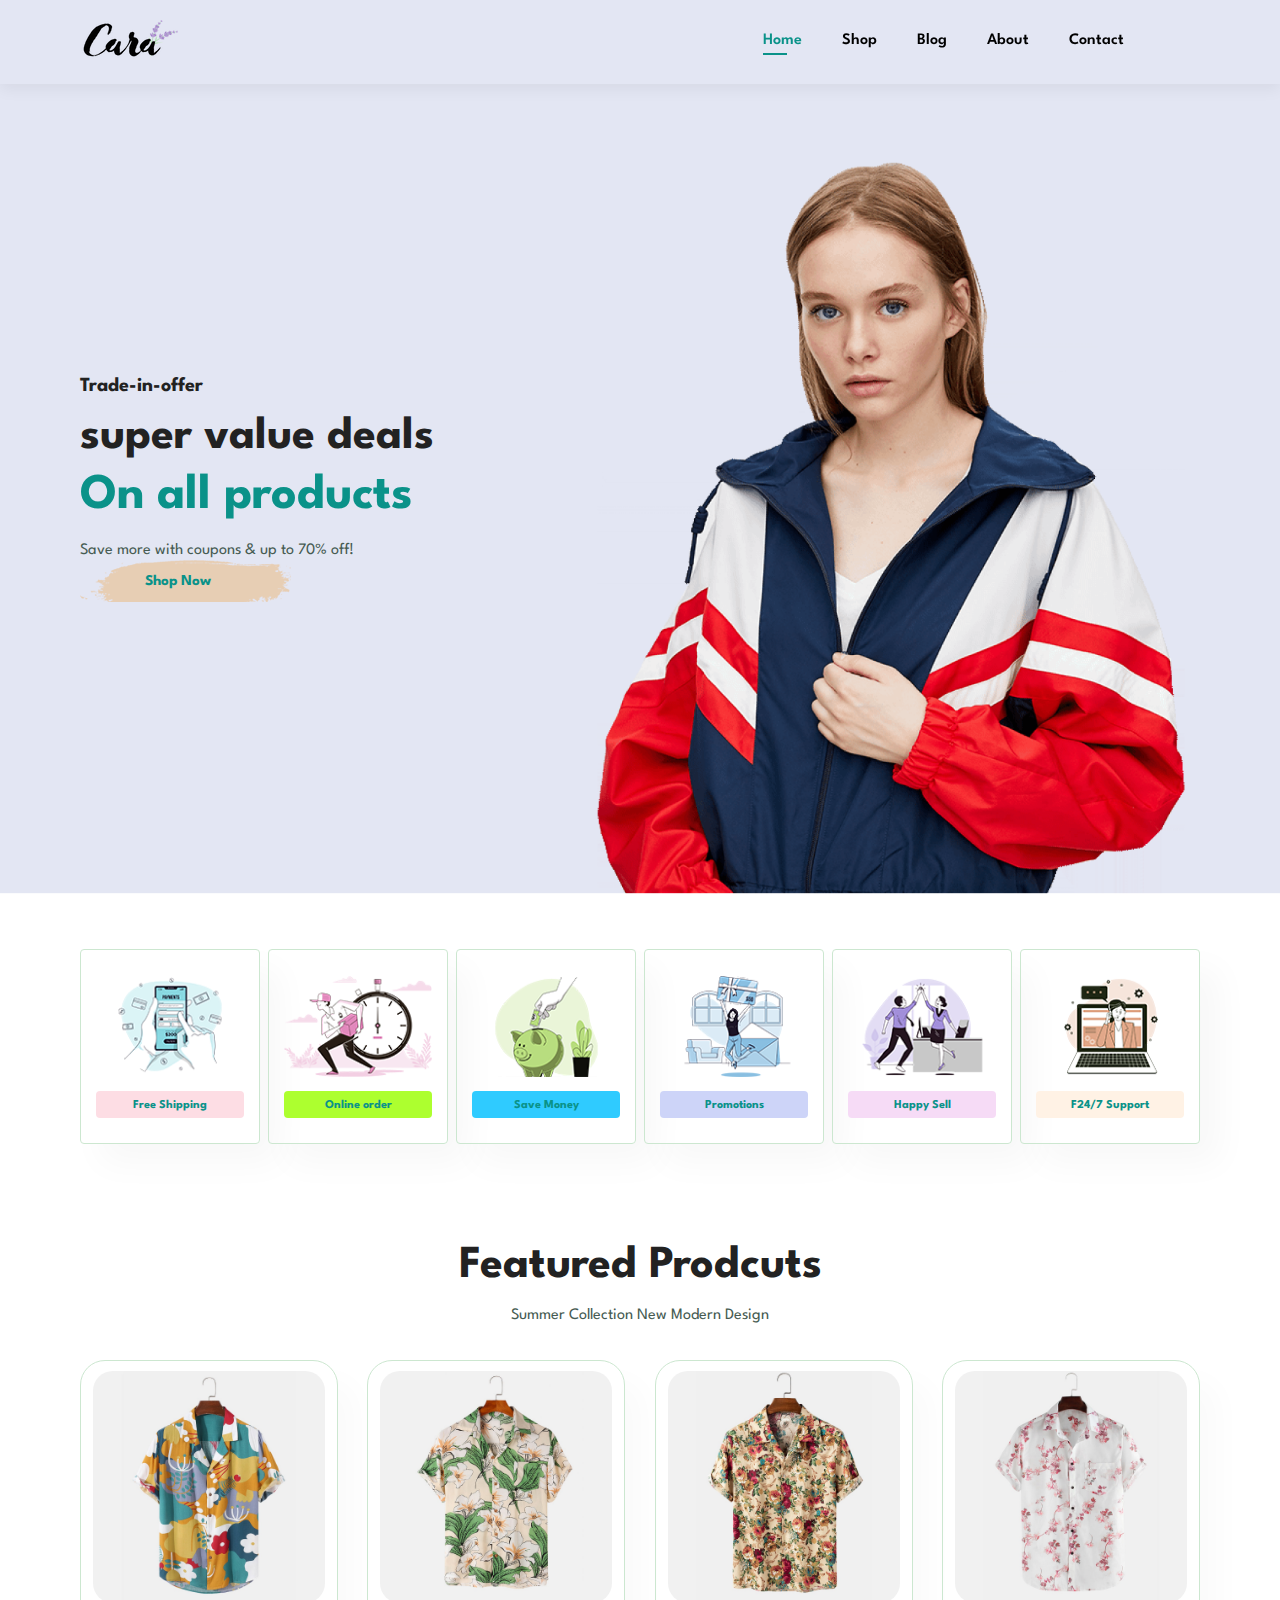
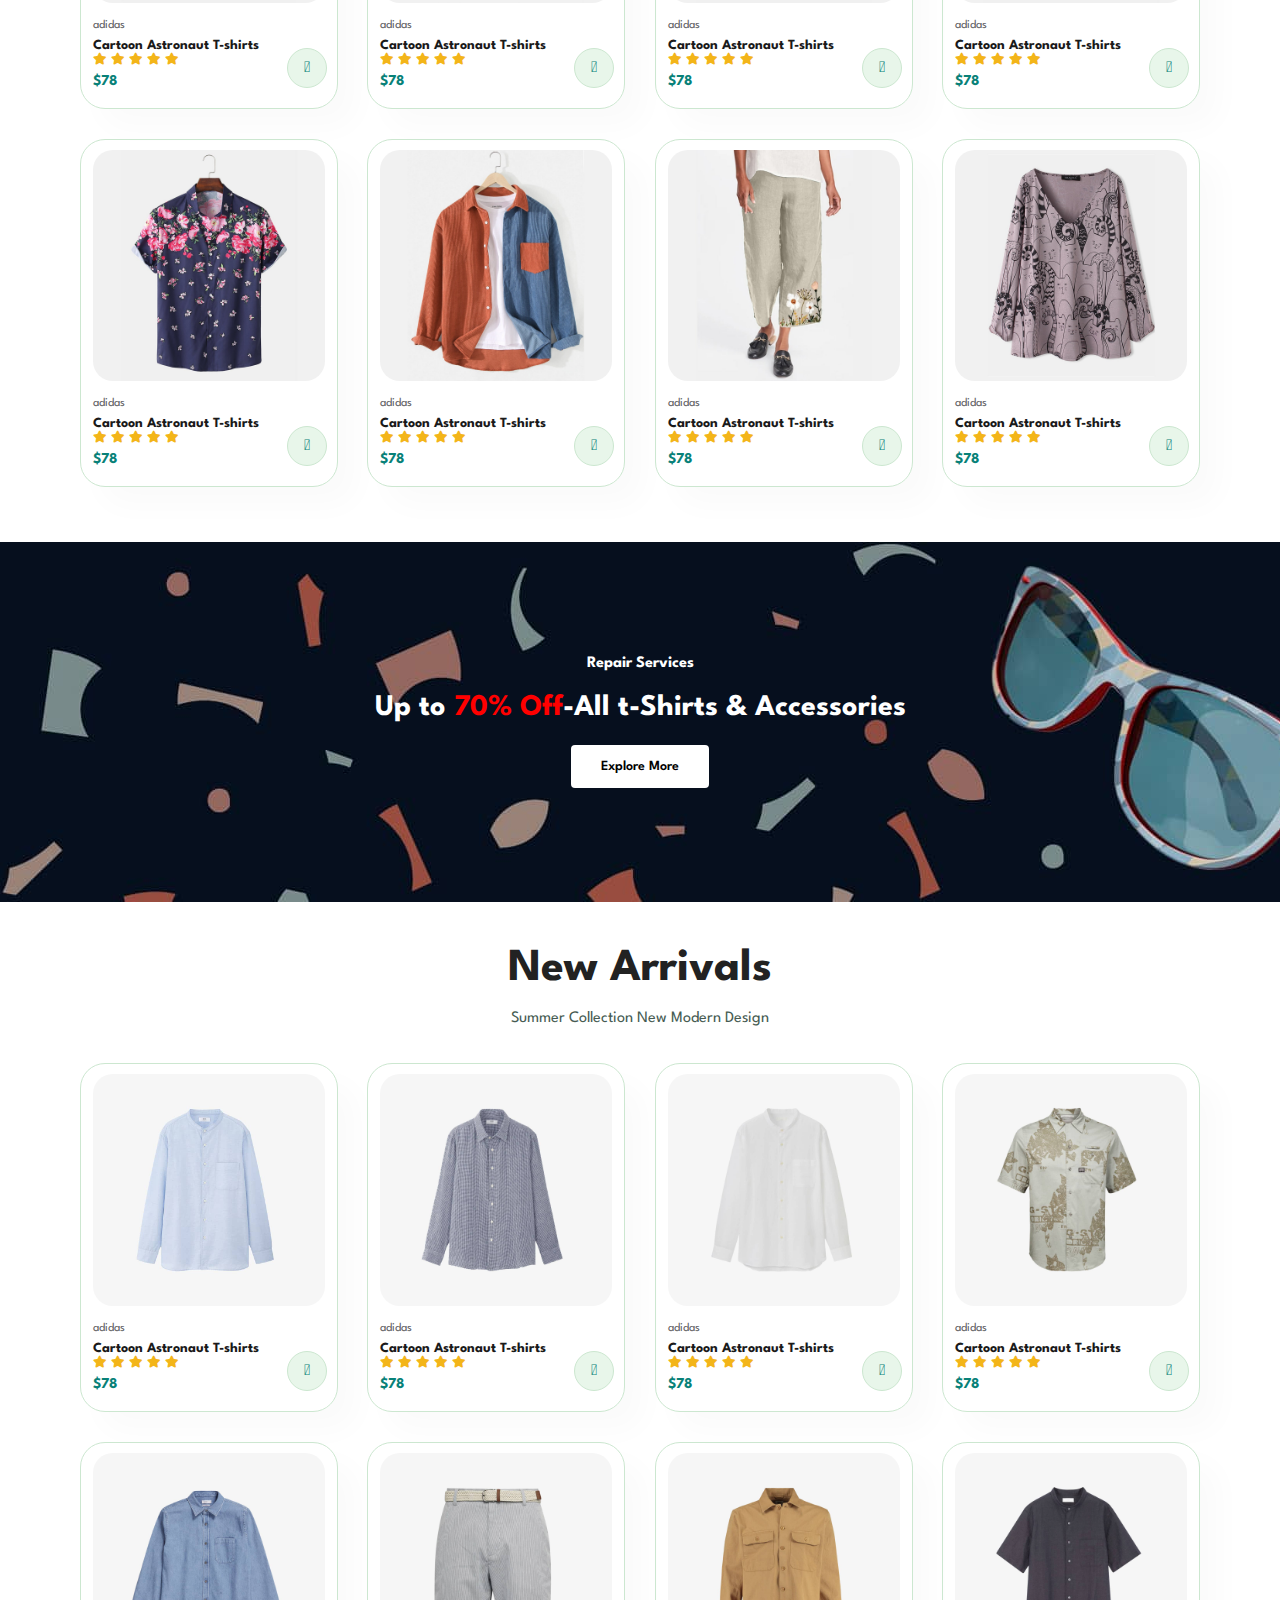
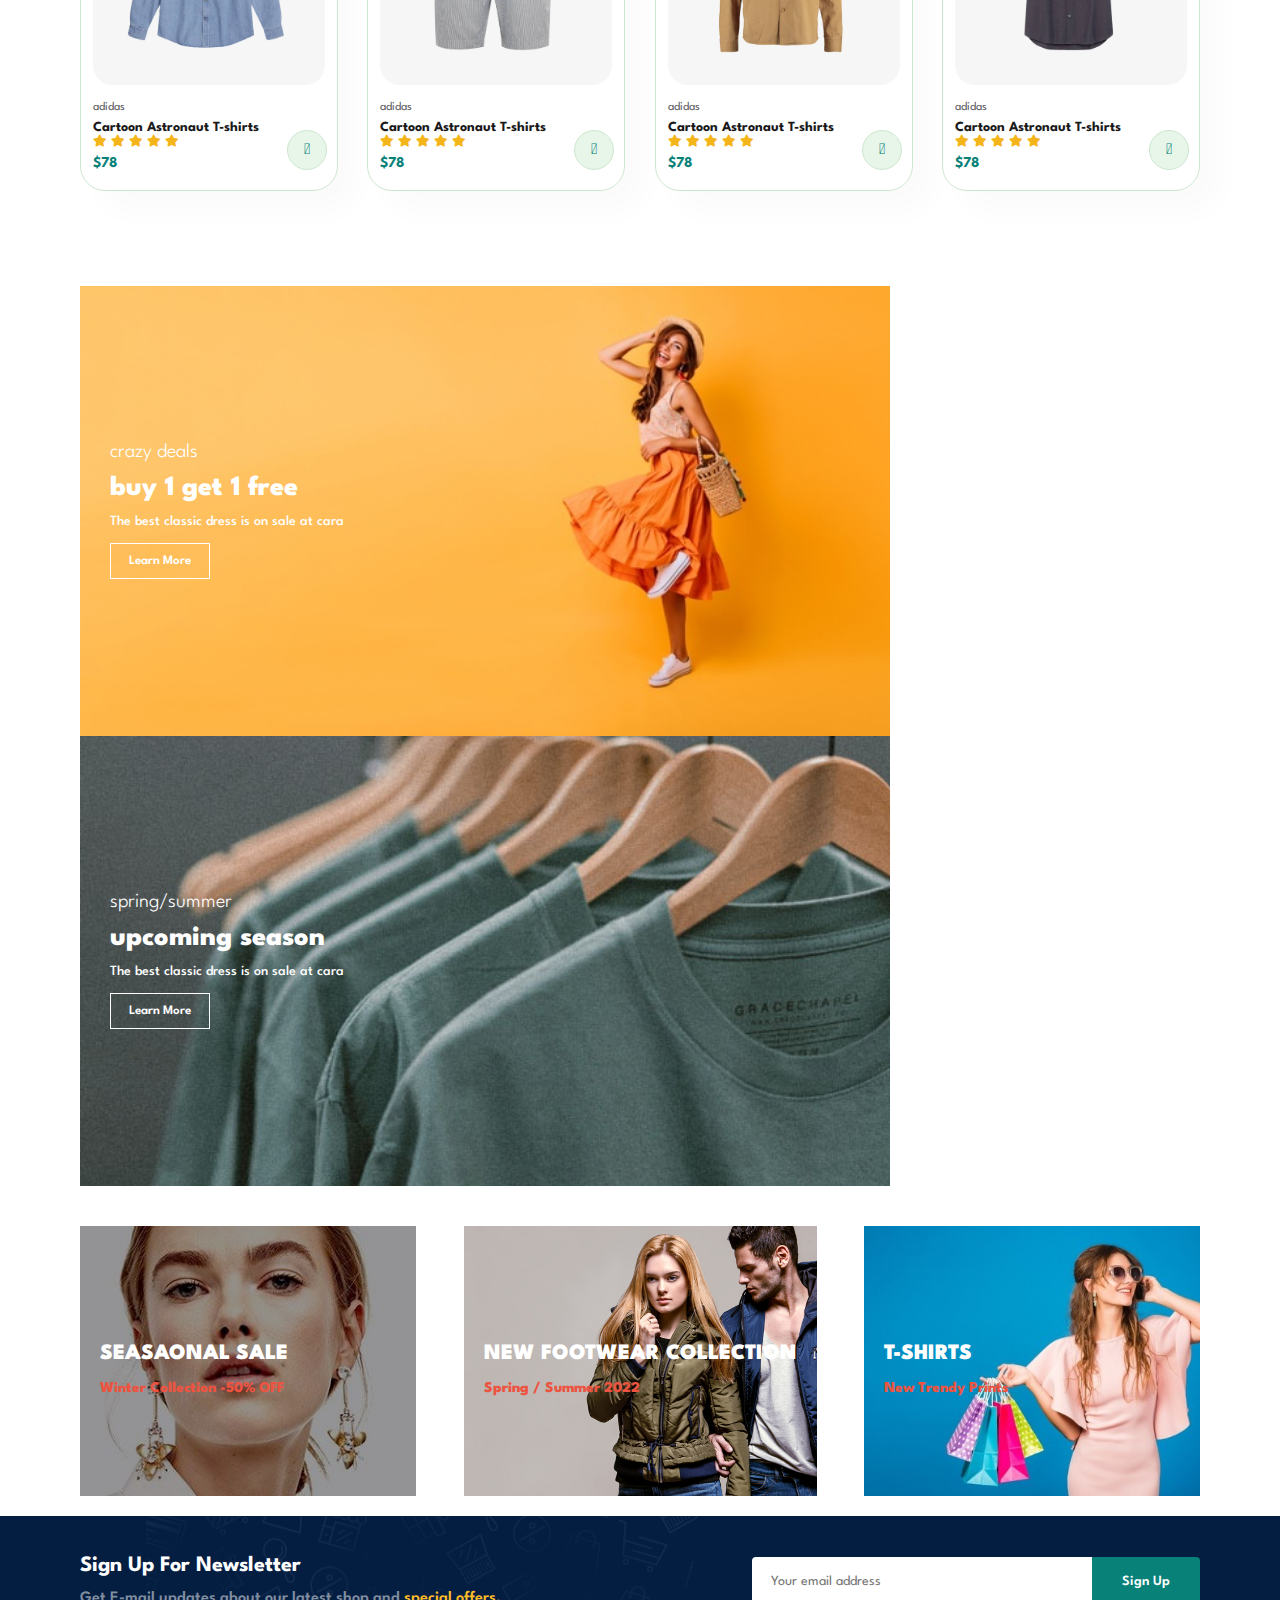
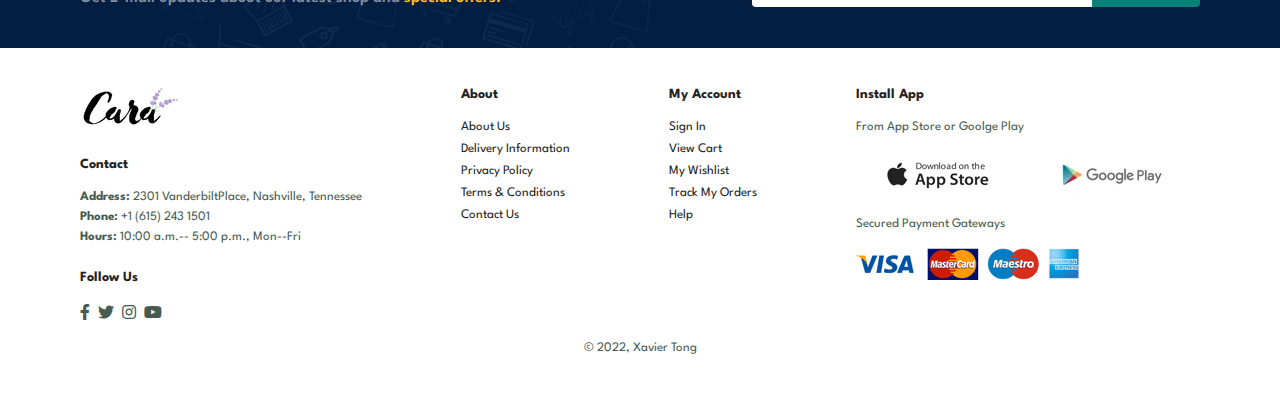
<file: index.html>
<!DOCTYPE html>
<html lang="en">
  <head>
    <meta charset="UTF-8" />
    <meta http-equiv="X-UA-Compatible" content="IE=edge" />
    <meta name="viewport" content="width=device-width, initial-scale=1.0" />
    <title>Ecommerce</title>
    <link
      rel="stylesheet"
      href="https://pro.fontawesome.com/releases/v5.10.0/css/all.css"
    />
    <link rel="stylesheet" href="style.css" />
  </head>

  <body>
    <section id="header">
      <a href="#"><img src="img/logo.png" class="logo" alt="" /></a>
      <div>
        <ul id="navbar">
          <li><a class="active" href="index.html">Home</a></li>
          <li><a href="shop.html">Shop</a></li>
          <li><a href="blog.html">Blog</a></li>
          <li><a href="about.html">About</a></li>
          <li><a href="contact.html">Contact</a></li>
          <li id="lg-bag"><a href="cart.html"><i class="far fa-shopping-bag"></i></a></li>
          <a href="#" id="close"><i class="far fa-times"></i></a>
        </ul>
      </div>
      <div id="mobile">
        <a href="cart.html"><i class="far fa-shopping-bag"></i></a>
        <i id="bar" class="fas fa-outdent"></i>
      </div>
    </section>

    <section id="hero">
      <h4>Trade-in-offer</h4>
      <h2>super value deals</h2>
      <h1>On all products</h1>
      <p>Save more with coupons & up to 70% off!</p>
      <button>Shop Now</button>
    </section>

    <section id="feature" class="section-p1">
      <div class="fe-box">
        <img src="img/features/f1.png" alt="" />
        <h6>Free Shipping</h6>
      </div>
      <div class="fe-box">
        <img src="img/features/f2.png" alt="" />
        <h6>Online order</h6>
      </div>
      <div class="fe-box">
        <img src="img/features/f3.png" alt="" />
        <h6>Save Money</h6>
      </div>
      <div class="fe-box">
        <img src="img/features/f4.png" alt="" />
        <h6>Promotions</h6>
      </div>
      <div class="fe-box">
        <img src="img/features/f5.png" alt="" />
        <h6>Happy Sell</h6>
      </div>
      <div class="fe-box">
        <img src="img/features/f6.png" alt="" />
        <h6>F24/7 Support</h6>
      </div>
    </section>

    <section id="product1" class="section-p1">
      <h2>Featured Prodcuts</h2>
      <p>Summer Collection New Modern Design</p>
      <div class="pro-container">
        <div class="pro">
          <img src="img/products/f1.jpg" alt="" />
          <div class="des">
            <span>adidas</span>
            <h5>Cartoon Astronaut T-shirts</h5>
            <div class="star">
              <i class="fas fa-star"></i>
              <i class="fas fa-star"></i>
              <i class="fas fa-star"></i>
              <i class="fas fa-star"></i>
              <i class="fas fa-star"></i>
            </div>
            <h4>$78</h4>
          </div>
          <a href="#"><i class="fal fa-shopping-cart cart"></i></a>
        </div>
        <div class="pro">
          <img src="img/products/f2.jpg" alt="" />
          <div class="des">
            <span>adidas</span>
            <h5>Cartoon Astronaut T-shirts</h5>
            <div class="star">
              <i class="fas fa-star"></i>
              <i class="fas fa-star"></i>
              <i class="fas fa-star"></i>
              <i class="fas fa-star"></i>
              <i class="fas fa-star"></i>
            </div>
            <h4>$78</h4>
          </div>
          <a href="#"><i class="fal fa-shopping-cart cart"></i></a>
        </div>
        <div class="pro">
          <img src="img/products/f3.jpg" alt="" />
          <div class="des">
            <span>adidas</span>
            <h5>Cartoon Astronaut T-shirts</h5>
            <div class="star">
              <i class="fas fa-star"></i>
              <i class="fas fa-star"></i>
              <i class="fas fa-star"></i>
              <i class="fas fa-star"></i>
              <i class="fas fa-star"></i>
            </div>
            <h4>$78</h4>
          </div>
          <a href="#"><i class="fal fa-shopping-cart cart"></i></a>
        </div>
        <div class="pro">
          <img src="img/products/f4.jpg" alt="" />
          <div class="des">
            <span>adidas</span>
            <h5>Cartoon Astronaut T-shirts</h5>
            <div class="star">
              <i class="fas fa-star"></i>
              <i class="fas fa-star"></i>
              <i class="fas fa-star"></i>
              <i class="fas fa-star"></i>
              <i class="fas fa-star"></i>
            </div>
            <h4>$78</h4>
          </div>
          <a href="#"><i class="fal fa-shopping-cart cart"></i></a>
        </div>
        <div class="pro">
          <img src="img/products/f5.jpg" alt="" />
          <div class="des">
            <span>adidas</span>
            <h5>Cartoon Astronaut T-shirts</h5>
            <div class="star">
              <i class="fas fa-star"></i>
              <i class="fas fa-star"></i>
              <i class="fas fa-star"></i>
              <i class="fas fa-star"></i>
              <i class="fas fa-star"></i>
            </div>
            <h4>$78</h4>
          </div>
          <a href="#"><i class="fal fa-shopping-cart cart"></i></a>
        </div>
        <div class="pro">
          <img src="img/products/f6.jpg" alt="" />
          <div class="des">
            <span>adidas</span>
            <h5>Cartoon Astronaut T-shirts</h5>
            <div class="star">
              <i class="fas fa-star"></i>
              <i class="fas fa-star"></i>
              <i class="fas fa-star"></i>
              <i class="fas fa-star"></i>
              <i class="fas fa-star"></i>
            </div>
            <h4>$78</h4>
          </div>
          <a href="#"><i class="fal fa-shopping-cart cart"></i></a>
        </div>
        <div class="pro">
          <img src="img/products/f7.jpg" alt="" />
          <div class="des">
            <span>adidas</span>
            <h5>Cartoon Astronaut T-shirts</h5>
            <div class="star">
              <i class="fas fa-star"></i>
              <i class="fas fa-star"></i>
              <i class="fas fa-star"></i>
              <i class="fas fa-star"></i>
              <i class="fas fa-star"></i>
            </div>
            <h4>$78</h4>
          </div>
          <a href="#"><i class="fal fa-shopping-cart cart"></i></a>
        </div>
        <div class="pro">
          <img src="img/products/f8.jpg" alt="" />
          <div class="des">
            <span>adidas</span>
            <h5>Cartoon Astronaut T-shirts</h5>
            <div class="star">
              <i class="fas fa-star"></i>
              <i class="fas fa-star"></i>
              <i class="fas fa-star"></i>
              <i class="fas fa-star"></i>
              <i class="fas fa-star"></i>
            </div>
            <h4>$78</h4>
          </div>
          <a href="#"><i class="fal fa-shopping-cart cart"></i></a>
        </div>
      </div>
    </section>

    <section id="banner" class="sectoin-m1">
      <h4>Repair Services</h4>
      <h2>Up to <span>70% Off</span>-All t-Shirts & Accessories</h2>
      <button class="normal">Explore More</button>
    </section>

    <section id="product1" class="section-p1">
      <h2>New Arrivals</h2>
      <p>Summer Collection New Modern Design</p>
      <div class="pro-container">
        <div class="pro">
          <img src="img/products/n1.jpg" alt="" />
          <div class="des">
            <span>adidas</span>
            <h5>Cartoon Astronaut T-shirts</h5>
            <div class="star">
              <i class="fas fa-star"></i>
              <i class="fas fa-star"></i>
              <i class="fas fa-star"></i>
              <i class="fas fa-star"></i>
              <i class="fas fa-star"></i>
            </div>
            <h4>$78</h4>
          </div>
          <a href="#"><i class="fal fa-shopping-cart cart"></i></a>
        </div>
        <div class="pro">
          <img src="img/products/n2.jpg" alt="" />
          <div class="des">
            <span>adidas</span>
            <h5>Cartoon Astronaut T-shirts</h5>
            <div class="star">
              <i class="fas fa-star"></i>
              <i class="fas fa-star"></i>
              <i class="fas fa-star"></i>
              <i class="fas fa-star"></i>
              <i class="fas fa-star"></i>
            </div>
            <h4>$78</h4>
          </div>
          <a href="#"><i class="fal fa-shopping-cart cart"></i></a>
        </div>
        <div class="pro">
          <img src="img/products/n3.jpg" alt="" />
          <div class="des">
            <span>adidas</span>
            <h5>Cartoon Astronaut T-shirts</h5>
            <div class="star">
              <i class="fas fa-star"></i>
              <i class="fas fa-star"></i>
              <i class="fas fa-star"></i>
              <i class="fas fa-star"></i>
              <i class="fas fa-star"></i>
            </div>
            <h4>$78</h4>
          </div>
          <a href="#"><i class="fal fa-shopping-cart cart"></i></a>
        </div>
        <div class="pro">
          <img src="img/products/n4.jpg" alt="" />
          <div class="des">
            <span>adidas</span>
            <h5>Cartoon Astronaut T-shirts</h5>
            <div class="star">
              <i class="fas fa-star"></i>
              <i class="fas fa-star"></i>
              <i class="fas fa-star"></i>
              <i class="fas fa-star"></i>
              <i class="fas fa-star"></i>
            </div>
            <h4>$78</h4>
          </div>
          <a href="#"><i class="fal fa-shopping-cart cart"></i></a>
        </div>
        <div class="pro">
          <img src="img/products/n5.jpg" alt="" />
          <div class="des">
            <span>adidas</span>
            <h5>Cartoon Astronaut T-shirts</h5>
            <div class="star">
              <i class="fas fa-star"></i>
              <i class="fas fa-star"></i>
              <i class="fas fa-star"></i>
              <i class="fas fa-star"></i>
              <i class="fas fa-star"></i>
            </div>
            <h4>$78</h4>
          </div>
          <a href="#"><i class="fal fa-shopping-cart cart"></i></a>
        </div>
        <div class="pro">
          <img src="img/products/n6.jpg" alt="" />
          <div class="des">
            <span>adidas</span>
            <h5>Cartoon Astronaut T-shirts</h5>
            <div class="star">
              <i class="fas fa-star"></i>
              <i class="fas fa-star"></i>
              <i class="fas fa-star"></i>
              <i class="fas fa-star"></i>
              <i class="fas fa-star"></i>
            </div>
            <h4>$78</h4>
          </div>
          <a href="#"><i class="fal fa-shopping-cart cart"></i></a>
        </div>
        <div class="pro">
          <img src="img/products/n7.jpg" alt="" />
          <div class="des">
            <span>adidas</span>
            <h5>Cartoon Astronaut T-shirts</h5>
            <div class="star">
              <i class="fas fa-star"></i>
              <i class="fas fa-star"></i>
              <i class="fas fa-star"></i>
              <i class="fas fa-star"></i>
              <i class="fas fa-star"></i>
            </div>
            <h4>$78</h4>
          </div>
          <a href="#"><i class="fal fa-shopping-cart cart"></i></a>
        </div>
        <div class="pro">
          <img src="img/products/n8.jpg" alt="" />
          <div class="des">
            <span>adidas</span>
            <h5>Cartoon Astronaut T-shirts</h5>
            <div class="star">
              <i class="fas fa-star"></i>
              <i class="fas fa-star"></i>
              <i class="fas fa-star"></i>
              <i class="fas fa-star"></i>
              <i class="fas fa-star"></i>
            </div>
            <h4>$78</h4>
          </div>
          <a href="#"><i class="fal fa-shopping-cart cart"></i></a>
        </div>
      </div>
    </section>

    <section id="sm-banner" class="section-p1">
      <div class="banner-box">
        <h4>crazy deals</h4>
        <h2>buy 1 get 1 free</h2>
        <span>The best classic dress is on sale at cara</span>
        <button class="white">Learn More</button>
      </div>
      <div class="banner-box banner-box2">
        <h4>spring/summer</h4>
        <h2>upcoming season</h2>
        <span>The best classic dress is on sale at cara</span>
        <button class="white">Learn More</button>
      </div>
    </section>

    <section id="banner3">
      <div class="banner-box">
        <h2>SEASAONAL SALE</h2>
        <h3>Winter Collection -50% OFF</h3>
      </div>
      <div class="banner-box banner-box2">
        <h2>NEW FOOTWEAR COLLECTION</h2>
        <h3>Spring / Summer 2022</h3>
      </div>
      <div class="banner-box banner-box3">
        <h2>T-SHIRTS</h2>
        <h3>New Trendy Prints</h3>
      </div>
    </section>
    <section id="newsletter" class="section-p1 sectoin-m1" >
      <div class="newstext">
        <h4>Sign Up For Newsletter</h4>
        <p>Get E-mail updates about our latest shop and <span>special offers.</span></p>
      </div>
      <div class="form">
        <input type="text" placeholder="Your email address">
        <button class="normal">Sign Up</button>
      </div>
    </section>

    <footer class="section-p1">
      <div class="col">
        <img class="logo" src="img/logo.png" alt="">
        <h4>Contact</h4>
        <p><strong>Address: </strong>2301 VanderbiltPlace, Nashville, Tennessee</p>
        <p><strong>Phone: </strong>+1 (615) 243 1501</p>
        <p><strong>Hours: </strong>10:00 a.m.-- 5:00 p.m., Mon--Fri</p>
        <div class="follow">
          <h4>Follow Us</h4>
          <div class="icon">
            <i class="fab fa-facebook-f"></i>
            <i class="fab fa-twitter"></i>
            <i class="fab fa-instagram"></i>
            <i class="fab fa-youtube"></i>
          </div>
        </div>
      </div>

      <div class="col">
        <h4>About</h4>
        <a href="#">About Us</a>
        <a href="#">Delivery Information</a>
        <a href="#">Privacy Policy</a>
        <a href="#">Terms & Conditions</a>
        <a href="#">Contact Us</a>
      </div>

      <div class="col">
        <h4>My Account</h4>
        <a href="#">Sign In</a>
        <a href="#">View Cart</a>
        <a href="#">My Wishlist</a>
        <a href="#">Track My Orders</a>
        <a href="#">Help</a>
      </div>

      <div class="col install">
        <h4>Install App</h4>
        <p>From App Store or Goolge Play</p>
        <div class="raw">
          <img src="img/pay/app.jpg" alt="">
          <img src="img/pay/play.jpg" alt="">
        </div>
        <p>Secured Payment Gateways</p>
        <img src="img/pay/pay.png" alt="">
      </div>

      <div class="copyright">
        <p>© 2022, Xavier Tong</p>
      </div>
    </footer>

    <script src="script.js"></script>
  </body>
</html>
</file>
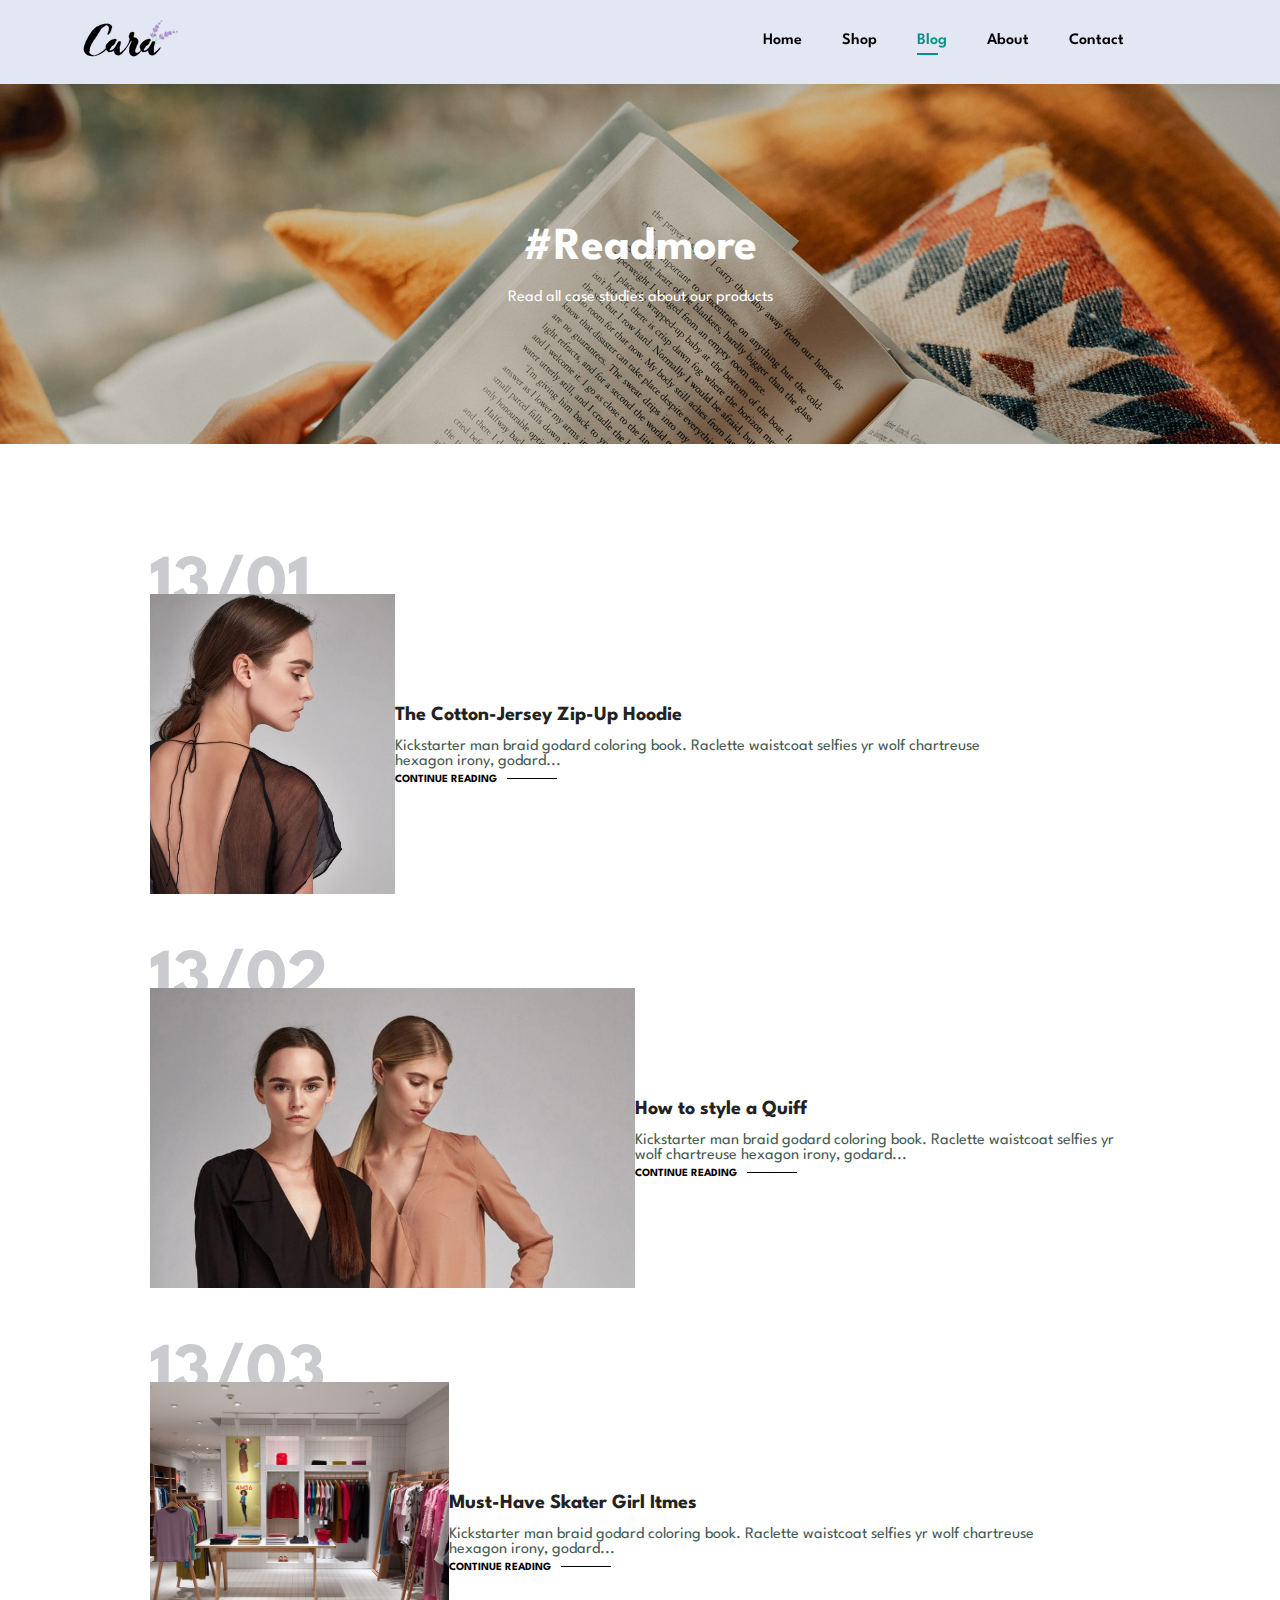
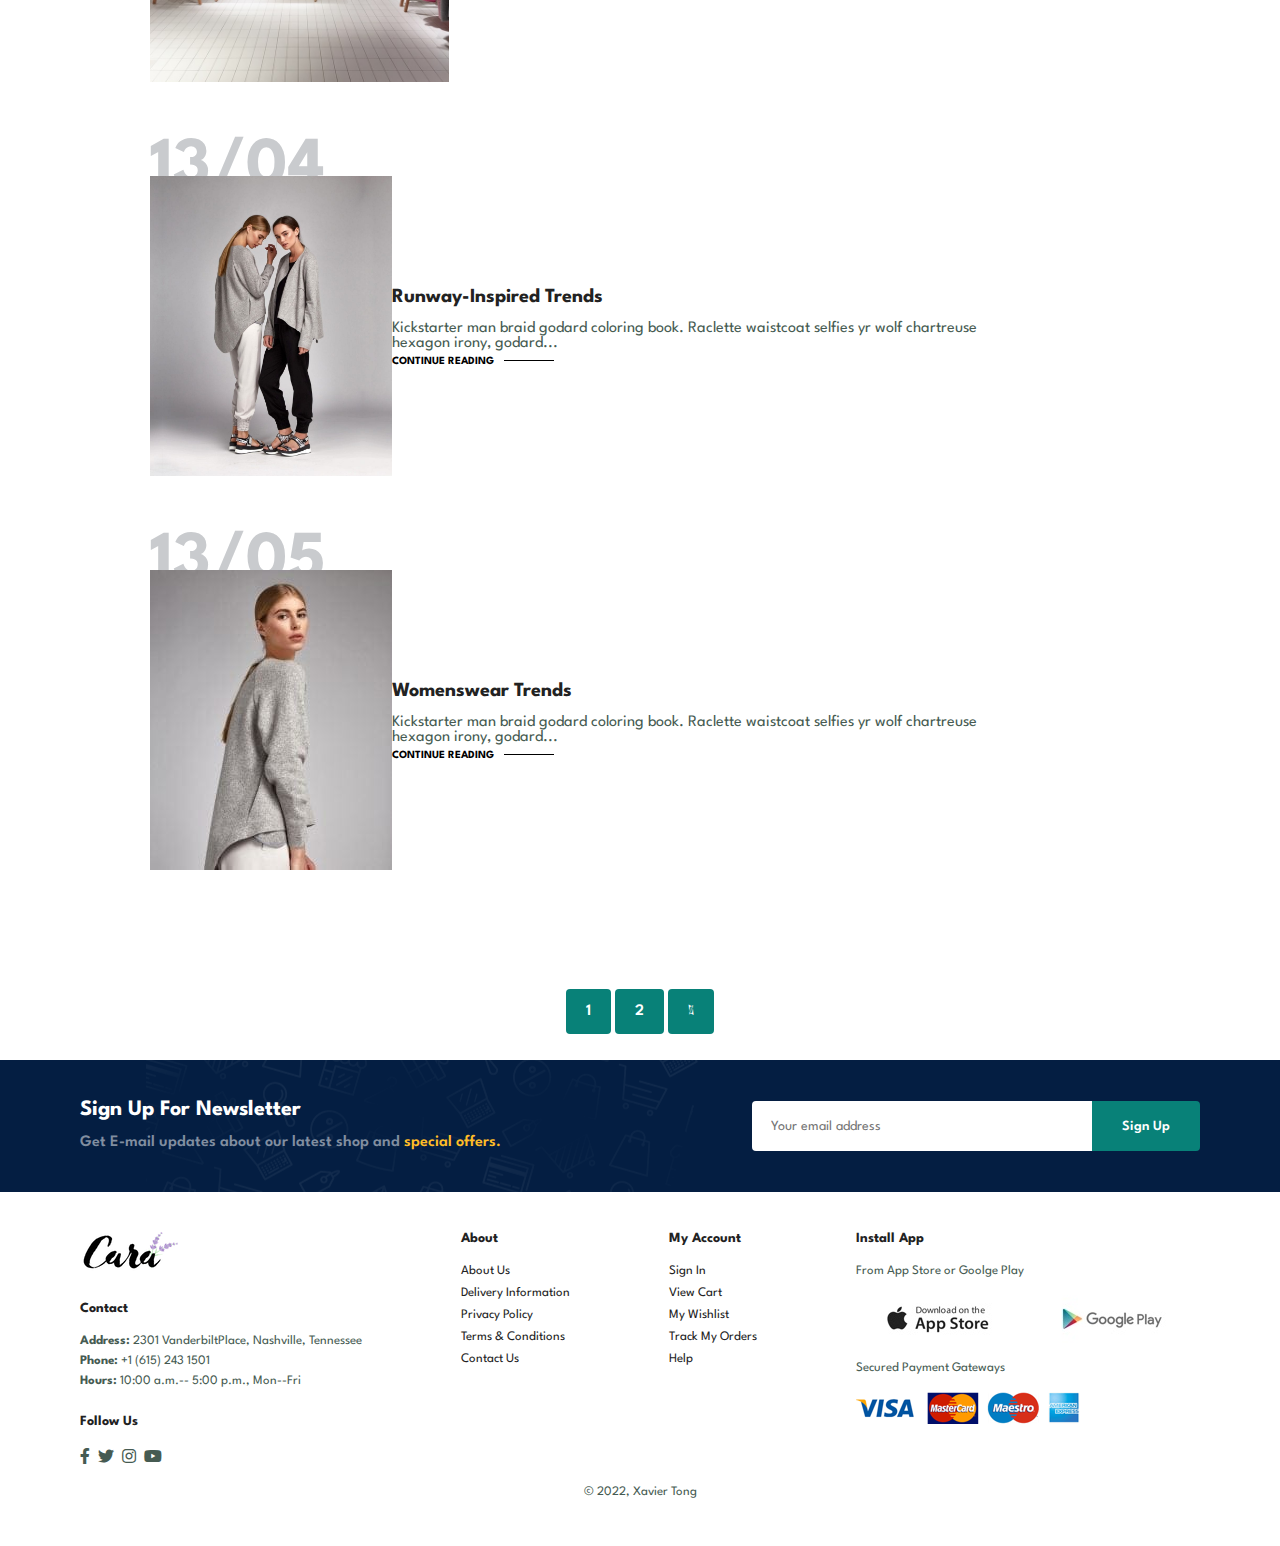
<file: blog.html>
<!DOCTYPE html>
<html lang="en">
  <head>
    <meta charset="UTF-8" />
    <meta http-equiv="X-UA-Compatible" content="IE=edge" />
    <meta name="viewport" content="width=device-width, initial-scale=1.0" />
    <title>Ecommerce</title>
    <link
      rel="stylesheet"
      href="https://pro.fontawesome.com/releases/v5.10.0/css/all.css"
    />
    <link rel="stylesheet" href="style.css" />
  </head>

  <body>
    <section id="header">
      <a href="#"><img src="img/logo.png" class="logo" alt="" /></a>
      <div>
        <ul id="navbar">
          <li><a href="index.html">Home</a></li>
          <li><a href="shop.html">Shop</a></li>
          <li><a class="active" href="blog.html">Blog</a></li>
          <li><a href="about.html">About</a></li>
          <li><a href="contact.html">Contact</a></li>
          <li id="lg-bag">
            <a href="cart.html"><i class="far fa-shopping-bag"></i></a>
          </li>
          <a href="#" id="close"><i class="far fa-times"></i></a>
        </ul>
      </div>
      <div id="mobile">
        <a href="cart.html"><i class="far fa-shopping-bag"></i></a>
        <i id="bar" class="fas fa-outdent"></i>
      </div>
    </section>

    <section id="page-header" class="blog-header">
      <h2>#Readmore</h2>

      <p>Read all case studies about our products</p>
    </section>

    <section id="blog">
      <div class="blog-box">
        <div class="blog-img">
          <img src="img/blog/b1.jpg" alt="" />
        </div>
        <div class="blog-details">
          <h4>The Cotton-Jersey Zip-Up Hoodie</h4>
          <p>
            Kickstarter man braid godard coloring book. Raclette waistcoat
            selfies yr wolf chartreuse hexagon irony, godard...
          </p>
          <a href="#">CONTINUE READING</a>
        </div>
        <h1>13/01</h1>
      </div>
      <div class="blog-box">
        <div class="blog-img">
          <img src="img/blog/b2.jpg" alt="" />
        </div>
        <div class="blog-details">
          <h4>How to style a Quiff</h4>
          <p>
            Kickstarter man braid godard coloring book. Raclette waistcoat
            selfies yr wolf chartreuse hexagon irony, godard...
          </p>
          <a href="#">CONTINUE READING</a>
        </div>
        <h1>13/02</h1>
      </div>
      <div class="blog-box">
        <div class="blog-img">
          <img src="img/blog/b3.jpg" alt="" />
        </div>
        <div class="blog-details">
          <h4>Must-Have Skater Girl Itmes</h4>
          <p>
            Kickstarter man braid godard coloring book. Raclette waistcoat
            selfies yr wolf chartreuse hexagon irony, godard...
          </p>
          <a href="#">CONTINUE READING</a>
        </div>
        <h1>13/03</h1>
      </div>
      <div class="blog-box">
        <div class="blog-img">
          <img src="img/blog/b4.jpg" alt="" />
        </div>
        <div class="blog-details">
          <h4>Runway-Inspired Trends</h4>
          <p>
            Kickstarter man braid godard coloring book. Raclette waistcoat
            selfies yr wolf chartreuse hexagon irony, godard...
          </p>
          <a href="#">CONTINUE READING</a>
        </div>
        <h1>13/04</h1>
      </div>
      <div class="blog-box">
        <div class="blog-img">
          <img src="img/blog/b5.jpg" alt="" />
        </div>
        <div class="blog-details">
          <h4>Womenswear Trends</h4>
          <p>
            Kickstarter man braid godard coloring book. Raclette waistcoat
            selfies yr wolf chartreuse hexagon irony, godard...
          </p>
          <a href="#">CONTINUE READING</a>
        </div>
        <h1>13/05</h1>
      </div>
    </section>

    <section id="pagination" class="section-p1">
      <a href="#">1</a>
      <a href="#">2</a>
      <a href="#"><i class="fal fa-long-arrow-alt-right"></i></a>
    </section>

    <section id="newsletter" class="section-p1 sectoin-m1">
      <div class="newstext">
        <h4>Sign Up For Newsletter</h4>
        <p>
          Get E-mail updates about our latest shop and
          <span>special offers.</span>
        </p>
      </div>
      <div class="form">
        <input type="text" placeholder="Your email address" />
        <button class="normal">Sign Up</button>
      </div>
    </section>

    <footer class="section-p1">
      <div class="col">
        <img class="logo" src="img/logo.png" alt="" />
        <h4>Contact</h4>
        <p>
          <strong>Address: </strong>2301 VanderbiltPlace, Nashville, Tennessee
        </p>
        <p><strong>Phone: </strong>+1 (615) 243 1501</p>
        <p><strong>Hours: </strong>10:00 a.m.-- 5:00 p.m., Mon--Fri</p>
        <div class="follow">
          <h4>Follow Us</h4>
          <div class="icon">
            <i class="fab fa-facebook-f"></i>
            <i class="fab fa-twitter"></i>
            <i class="fab fa-instagram"></i>
            <i class="fab fa-youtube"></i>
          </div>
        </div>
      </div>

      <div class="col">
        <h4>About</h4>
        <a href="#">About Us</a>
        <a href="#">Delivery Information</a>
        <a href="#">Privacy Policy</a>
        <a href="#">Terms & Conditions</a>
        <a href="#">Contact Us</a>
      </div>

      <div class="col">
        <h4>My Account</h4>
        <a href="#">Sign In</a>
        <a href="#">View Cart</a>
        <a href="#">My Wishlist</a>
        <a href="#">Track My Orders</a>
        <a href="#">Help</a>
      </div>

      <div class="col install">
        <h4>Install App</h4>
        <p>From App Store or Goolge Play</p>
        <div class="raw">
          <img src="img/pay/app.jpg" alt="" />
          <img src="img/pay/play.jpg" alt="" />
        </div>
        <p>Secured Payment Gateways</p>
        <img src="img/pay/pay.png" alt="" />
      </div>

      <div class="copyright">
        <p>© 2022, Xavier Tong</p>
      </div>
    </footer>

    <script src="script.js"></script>
  </body>
</html>
</file>
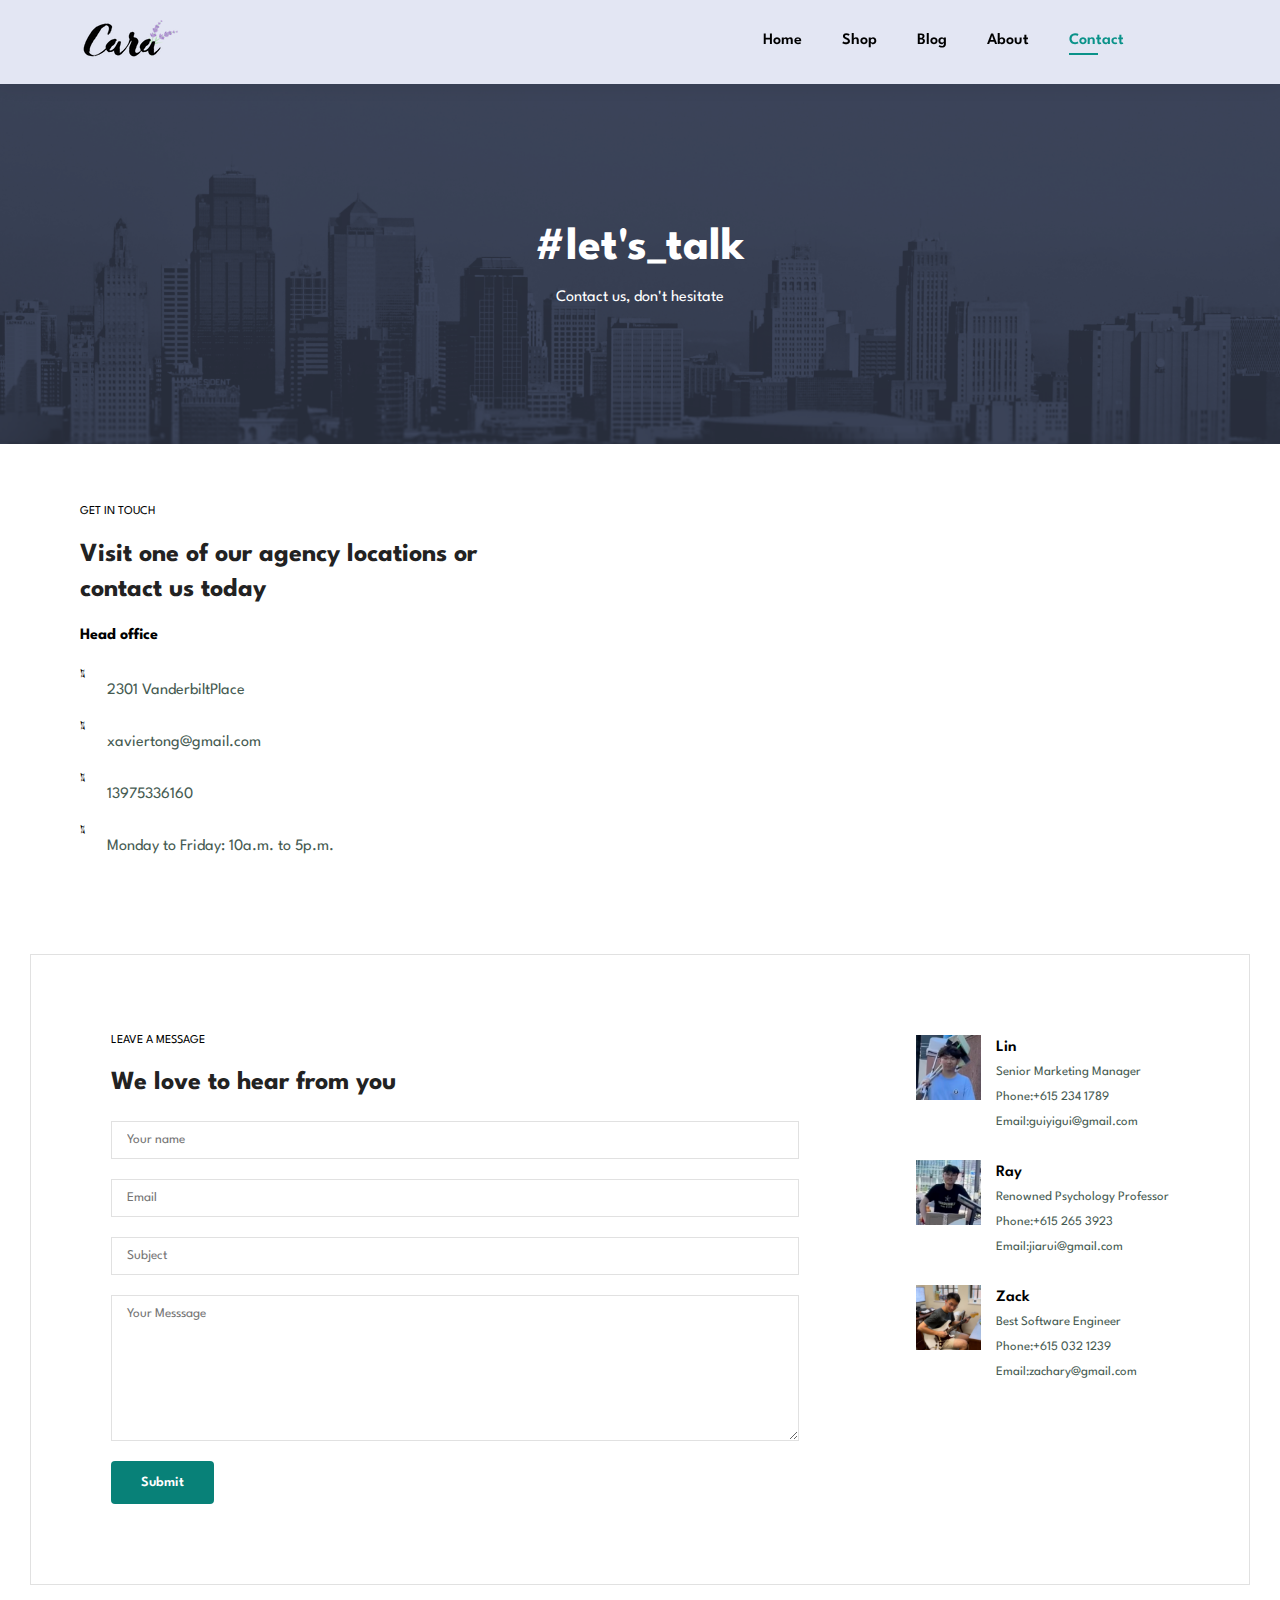
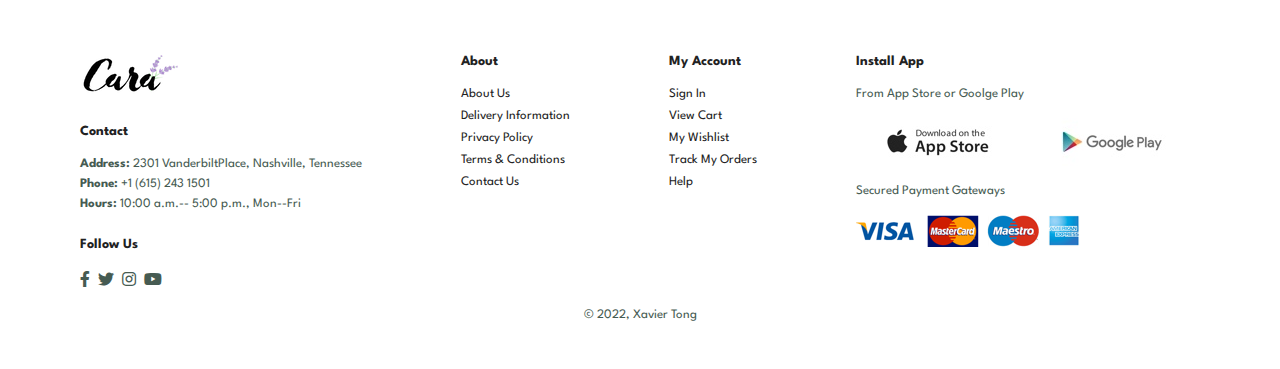
<file: contact.html>
<!DOCTYPE html>
<html lang="en">
  <head>
    <meta charset="UTF-8" />
    <meta http-equiv="X-UA-Compatible" content="IE=edge" />
    <meta name="viewport" content="width=device-width, initial-scale=1.0" />
    <title>Ecommerce</title>
    <link
      rel="stylesheet"
      href="https://pro.fontawesome.com/releases/v5.10.0/css/all.css"
    />
    <link rel="stylesheet" href="style.css" />
  </head>

  <body>
    <section id="header">
      <a href="#"><img src="img/logo.png" class="logo" alt="" /></a>
      <div>
        <ul id="navbar">
          <li><a href="index.html">Home</a></li>
          <li><a href="shop.html">Shop</a></li>
          <li><a href="blog.html">Blog</a></li>
          <li><a href="about.html">About</a></li>
          <li><a class="active" href="contact.html">Contact</a></li>
          <li id="lg-bag">
            <a href="cart.html"><i class="far fa-shopping-bag"></i></a>
          </li>
          <a href="#" id="close"><i class="far fa-times"></i></a>
          </
        </div>
      <div id="mobile">
        <a href="cart.html"><i class="far fa-shopping-bag"></i></a>
        <i id="bar" class="fas fa-outdent"></i>
       </div>     
    </section>

    <section id="page-header" class="about-header">
      <h2>#let's_talk</h2>

      <p>Contact us, don't hesitate</p>
    </section>

    <section id="contact-details" class="section-p1">
      <div class="details">
        <span>GET IN TOUCH</span>
        <h2>Visit one of our agency locations or contact us today</h2>
        <h3>Head office</h3>
        <div>
          <li>
            <i class="fal fa-map"></i>
            <p>2301 VanderbiltPlace</p>
          </li>
          <li>
            <i class="fal fa-envelope"></i>
            <p>xaviertong@gmail.com</p>
          </li>
          <li>
            <i class="fal fa-phone-alt"></i>
            <p>13975336160</p>
          </li>
          <li>
            <i class="fal fa-clock"></i>
            <p>Monday to Friday: 10a.m. to 5p.m.</p>
          </li>
        </div>
      </div>

      <div class="map">
       <iframe src="https://www.google.com/maps/embed?pb=!1m18!1m12!1m3!1d3221.8977270685973!2d-86.80484378467035!3d36.14470338008875!2m3!1f0!2f0!3f0!3m2!1i1024!2i768!4f13.1!3m3!1m2!1s0x886466a4a6ef8047%3A0xea511455173915d6!2sVanderbilt%20University!5e0!3m2!1sen!2sus!4v1663816356223!5m2!1sen!2sus" width="600" height="450" style="border:0;" allowfullscreen="" loading="lazy" referrerpolicy="no-referrer-when-downgrade"></iframe>
      </div>
    </section>

    <section id="form-details">
     <form action="">
      <span>LEAVE A MESSAGE</span>
      <h2>We love to hear from you</h2>
      <input type="text" placeholder="Your name">
      <input type="text" placeholder="Email">
      <input type="text" placeholder="Subject">
      <textarea name="" id="" cols="30" rows="10" placeholder="Your Messsage"></textarea>
      <button class="normal">Submit</button>
     </form>

     <div class="people">
      <div>
       <img src="img/people/1.png" alt="">
       <p><span>Lin</span>Senior Marketing Manager <br> Phone:+615 234 1789
        <br>Email:guiyigui@gmail.com
       </p>
      </div>
      <div>
       <img src="img/people/2.png" alt="">
       <p><span>Ray</span>Renowned Psychology Professor <br> Phone:+615 265 3923
        <br>Email:jiarui@gmail.com
       </p>
      </div>
      <div>
       <img src="img/people/3.png" alt="">
       <p><span>Zack</span>Best Software Engineer<br> Phone:+615 032 1239
        <br>Email:zachary@gmail.com
       </p>
      </div>

     </div>

    </section>

    <footer class="section-p1">
      <div class="col">
        <img class="logo" src="img/logo.png" alt="" />
        <h4>Contact</h4>
        <p>
          <strong>Address: </strong>2301 VanderbiltPlace, Nashville, Tennessee
        </p>
        <p><strong>Phone: </strong>+1 (615) 243 1501</p>
        <p><strong>Hours: </strong>10:00 a.m.-- 5:00 p.m., Mon--Fri</p>
        <div class="follow">
          <h4>Follow Us</h4>
          <div class="icon">
            <i class="fab fa-facebook-f"></i>
            <i class="fab fa-twitter"></i>
            <i class="fab fa-instagram"></i>
            <i class="fab fa-youtube"></i>
          </div>
        </div>
      </div>

      <div class="col">
        <h4>About</h4>
        <a href="#">About Us</a>
        <a href="#">Delivery Information</a>
        <a href="#">Privacy Policy</a>
        <a href="#">Terms & Conditions</a>
        <a href="#">Contact Us</a>
      </div>

      <div class="col">
        <h4>My Account</h4>
        <a href="#">Sign In</a>
        <a href="#">View Cart</a>
        <a href="#">My Wishlist</a>
        <a href="#">Track My Orders</a>
        <a href="#">Help</a>
      </div>

      <div class="col install">
        <h4>Install App</h4>
        <p>From App Store or Goolge Play</p>
        <div class="raw">
          <img src="img/pay/app.jpg" alt="" />
          <img src="img/pay/play.jpg" alt="" />
        </div>
        <p>Secured Payment Gateways</p>
        <img src="img/pay/pay.png" alt="" />
      </div>

      <div class="copyright">
        <p>© 2022, Xavier Tong</p>
      </div>
    </footer>

    <script src="script.js"></script>
  </body>
</html>
</file>
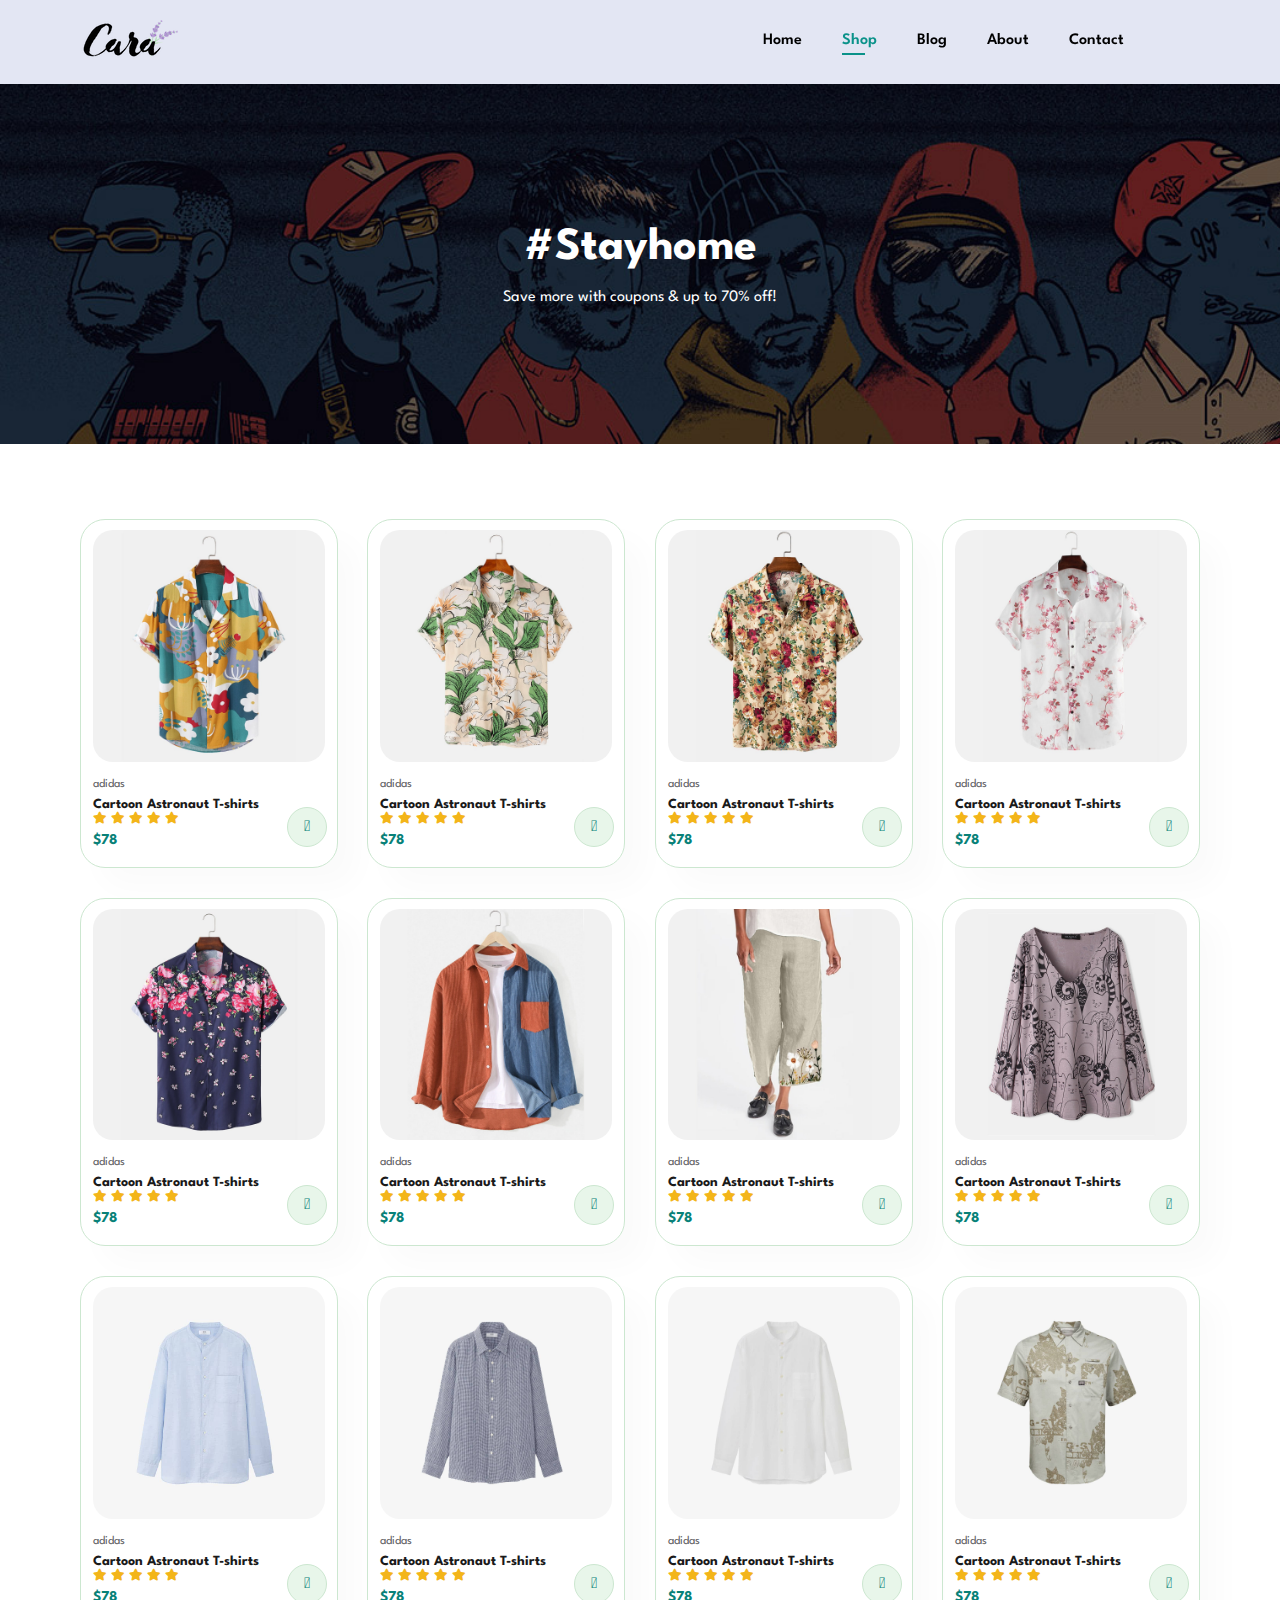
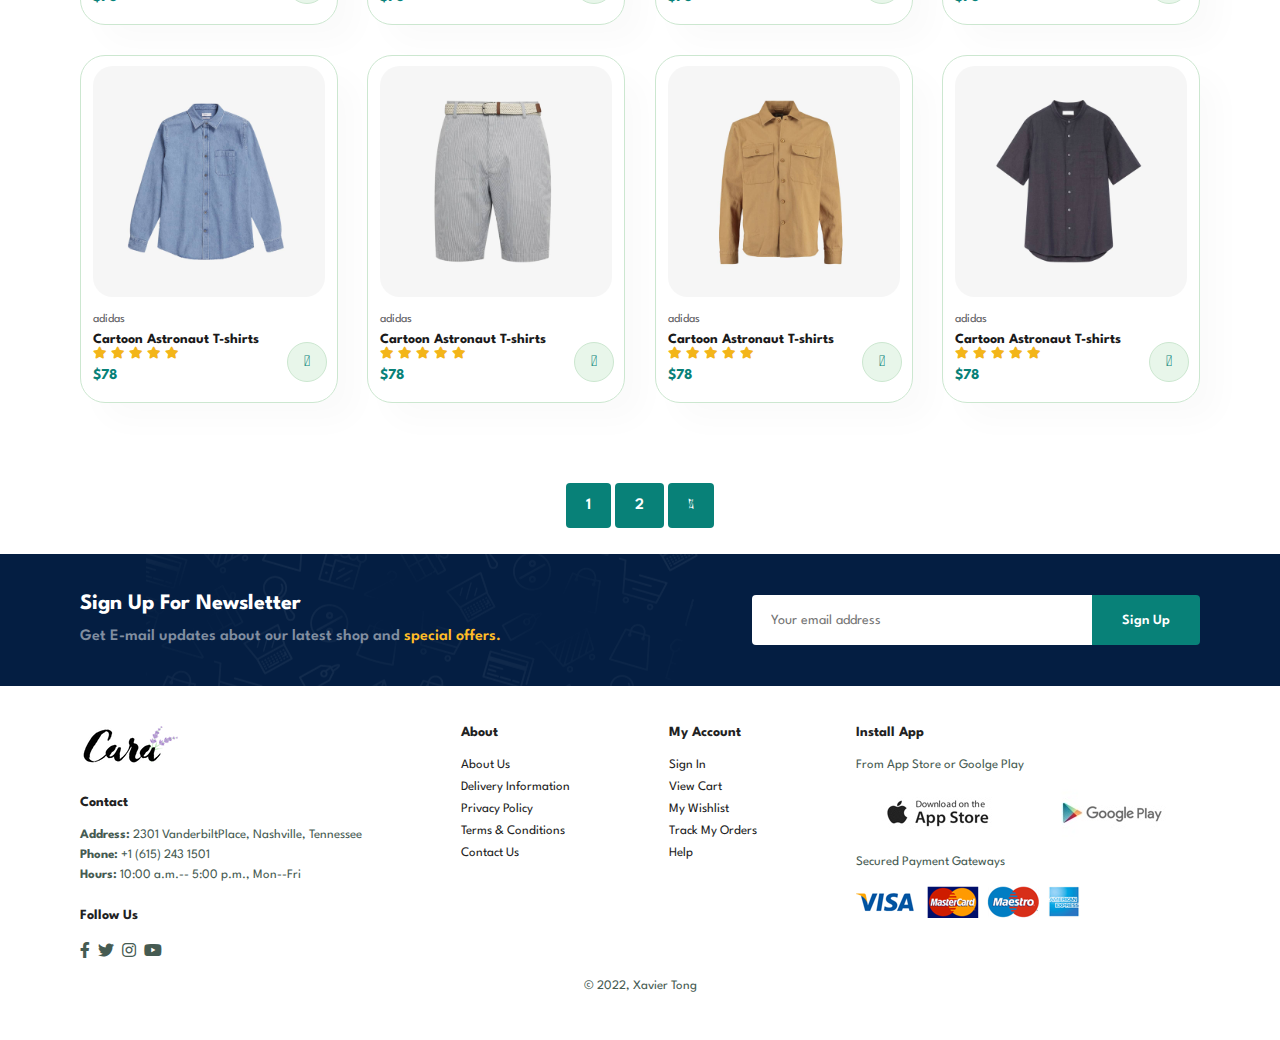
<file: shop.html>
<!DOCTYPE html>
<html lang="en">
  <head>
    <meta charset="UTF-8" />
    <meta http-equiv="X-UA-Compatible" content="IE=edge" />
    <meta name="viewport" content="width=device-width, initial-scale=1.0" />
    <title>Ecommerce</title>
    <link
      rel="stylesheet"
      href="https://pro.fontawesome.com/releases/v5.10.0/css/all.css"
    />
    <link rel="stylesheet" href="style.css" />
  </head>

  <body>
    <section id="header">
      <a href="#"><img src="img/logo.png" class="logo" alt="" /></a>
      <div>
        <ul id="navbar">
          <li><a href="index.html">Home</a></li>
          <li><a class="active" href="shop.html">Shop</a></li>
          <li><a href="blog.html">Blog</a></li>
          <li><a href="about.html">About</a></li>
          <li><a href="contact.html">Contact</a></li>
          <li id="lg-bag"><a href="cart.html"><i class="far fa-shopping-bag"></i></a></li>
          <a href="#" id="close"><i class="far fa-times"></i></a>
        </ul>
      </div>
      <div id="mobile">
        <a href="cart.html"><i class="far fa-shopping-bag"></i></a>
        <i id="bar" class="fas fa-outdent"></i>
      </div>
    </section>

    <section id="page-header">

      <h2>#Stayhome</h2>

      <p>Save more with coupons & up to 70% off!</p>

    </section>



    <section id="product1" class="section-p1">
      
      <div class="pro-container">
        <div class="pro" onclick="window.location.href='sproduct.html';">
          <img src="img/products/f1.jpg" alt="" />
          <div class="des">
            <span>adidas</span>
            <h5>Cartoon Astronaut T-shirts</h5>
            <div class="star">
              <i class="fas fa-star"></i>
              <i class="fas fa-star"></i>
              <i class="fas fa-star"></i>
              <i class="fas fa-star"></i>
              <i class="fas fa-star"></i>
            </div>
            <h4>$78</h4>
          </div>
          <a href="#"><i class="fal fa-shopping-cart cart"></i></a>
        </div>
        <div class="pro">
          <img src="img/products/f2.jpg" alt="" />
          <div class="des">
            <span>adidas</span>
            <h5>Cartoon Astronaut T-shirts</h5>
            <div class="star">
              <i class="fas fa-star"></i>
              <i class="fas fa-star"></i>
              <i class="fas fa-star"></i>
              <i class="fas fa-star"></i>
              <i class="fas fa-star"></i>
            </div>
            <h4>$78</h4>
          </div>
          <a href="#"><i class="fal fa-shopping-cart cart"></i></a>
        </div>
        <div class="pro">
          <img src="img/products/f3.jpg" alt="" />
          <div class="des">
            <span>adidas</span>
            <h5>Cartoon Astronaut T-shirts</h5>
            <div class="star">
              <i class="fas fa-star"></i>
              <i class="fas fa-star"></i>
              <i class="fas fa-star"></i>
              <i class="fas fa-star"></i>
              <i class="fas fa-star"></i>
            </div>
            <h4>$78</h4>
          </div>
          <a href="#"><i class="fal fa-shopping-cart cart"></i></a>
        </div>
        <div class="pro">
          <img src="img/products/f4.jpg" alt="" />
          <div class="des">
            <span>adidas</span>
            <h5>Cartoon Astronaut T-shirts</h5>
            <div class="star">
              <i class="fas fa-star"></i>
              <i class="fas fa-star"></i>
              <i class="fas fa-star"></i>
              <i class="fas fa-star"></i>
              <i class="fas fa-star"></i>
            </div>
            <h4>$78</h4>
          </div>
          <a href="#"><i class="fal fa-shopping-cart cart"></i></a>
        </div>
        <div class="pro">
          <img src="img/products/f5.jpg" alt="" />
          <div class="des">
            <span>adidas</span>
            <h5>Cartoon Astronaut T-shirts</h5>
            <div class="star">
              <i class="fas fa-star"></i>
              <i class="fas fa-star"></i>
              <i class="fas fa-star"></i>
              <i class="fas fa-star"></i>
              <i class="fas fa-star"></i>
            </div>
            <h4>$78</h4>
          </div>
          <a href="#"><i class="fal fa-shopping-cart cart"></i></a>
        </div>
        <div class="pro">
          <img src="img/products/f6.jpg" alt="" />
          <div class="des">
            <span>adidas</span>
            <h5>Cartoon Astronaut T-shirts</h5>
            <div class="star">
              <i class="fas fa-star"></i>
              <i class="fas fa-star"></i>
              <i class="fas fa-star"></i>
              <i class="fas fa-star"></i>
              <i class="fas fa-star"></i>
            </div>
            <h4>$78</h4>
          </div>
          <a href="#"><i class="fal fa-shopping-cart cart"></i></a>
        </div>
        <div class="pro">
          <img src="img/products/f7.jpg" alt="" />
          <div class="des">
            <span>adidas</span>
            <h5>Cartoon Astronaut T-shirts</h5>
            <div class="star">
              <i class="fas fa-star"></i>
              <i class="fas fa-star"></i>
              <i class="fas fa-star"></i>
              <i class="fas fa-star"></i>
              <i class="fas fa-star"></i>
            </div>
            <h4>$78</h4>
          </div>
          <a href="#"><i class="fal fa-shopping-cart cart"></i></a>
        </div>
        <div class="pro">
          <img src="img/products/f8.jpg" alt="" />
          <div class="des">
            <span>adidas</span>
            <h5>Cartoon Astronaut T-shirts</h5>
            <div class="star">
              <i class="fas fa-star"></i>
              <i class="fas fa-star"></i>
              <i class="fas fa-star"></i>
              <i class="fas fa-star"></i>
              <i class="fas fa-star"></i>
            </div>
            <h4>$78</h4>
          </div>
          <a href="#"><i class="fal fa-shopping-cart cart"></i></a>
        </div>

        <div class="pro">
          <img src="img/products/n1.jpg" alt="" />
          <div class="des">
            <span>adidas</span>
            <h5>Cartoon Astronaut T-shirts</h5>
            <div class="star">
              <i class="fas fa-star"></i>
              <i class="fas fa-star"></i>
              <i class="fas fa-star"></i>
              <i class="fas fa-star"></i>
              <i class="fas fa-star"></i>
            </div>
            <h4>$78</h4>
          </div>
          <a href="#"><i class="fal fa-shopping-cart cart"></i></a>
        </div>
        <div class="pro">
          <img src="img/products/n2.jpg" alt="" />
          <div class="des">
            <span>adidas</span>
            <h5>Cartoon Astronaut T-shirts</h5>
            <div class="star">
              <i class="fas fa-star"></i>
              <i class="fas fa-star"></i>
              <i class="fas fa-star"></i>
              <i class="fas fa-star"></i>
              <i class="fas fa-star"></i>
            </div>
            <h4>$78</h4>
          </div>
          <a href="#"><i class="fal fa-shopping-cart cart"></i></a>
        </div>
        <div class="pro">
          <img src="img/products/n3.jpg" alt="" />
          <div class="des">
            <span>adidas</span>
            <h5>Cartoon Astronaut T-shirts</h5>
            <div class="star">
              <i class="fas fa-star"></i>
              <i class="fas fa-star"></i>
              <i class="fas fa-star"></i>
              <i class="fas fa-star"></i>
              <i class="fas fa-star"></i>
            </div>
            <h4>$78</h4>
          </div>
          <a href="#"><i class="fal fa-shopping-cart cart"></i></a>
        </div>
        <div class="pro">
          <img src="img/products/n4.jpg" alt="" />
          <div class="des">
            <span>adidas</span>
            <h5>Cartoon Astronaut T-shirts</h5>
            <div class="star">
              <i class="fas fa-star"></i>
              <i class="fas fa-star"></i>
              <i class="fas fa-star"></i>
              <i class="fas fa-star"></i>
              <i class="fas fa-star"></i>
            </div>
            <h4>$78</h4>
          </div>
          <a href="#"><i class="fal fa-shopping-cart cart"></i></a>
        </div>
        <div class="pro">
          <img src="img/products/n5.jpg" alt="" />
          <div class="des">
            <span>adidas</span>
            <h5>Cartoon Astronaut T-shirts</h5>
            <div class="star">
              <i class="fas fa-star"></i>
              <i class="fas fa-star"></i>
              <i class="fas fa-star"></i>
              <i class="fas fa-star"></i>
              <i class="fas fa-star"></i>
            </div>
            <h4>$78</h4>
          </div>
          <a href="#"><i class="fal fa-shopping-cart cart"></i></a>
        </div>
        <div class="pro">
          <img src="img/products/n6.jpg" alt="" />
          <div class="des">
            <span>adidas</span>
            <h5>Cartoon Astronaut T-shirts</h5>
            <div class="star">
              <i class="fas fa-star"></i>
              <i class="fas fa-star"></i>
              <i class="fas fa-star"></i>
              <i class="fas fa-star"></i>
              <i class="fas fa-star"></i>
            </div>
            <h4>$78</h4>
          </div>
          <a href="#"><i class="fal fa-shopping-cart cart"></i></a>
        </div>
        <div class="pro">
          <img src="img/products/n7.jpg" alt="" />
          <div class="des">
            <span>adidas</span>
            <h5>Cartoon Astronaut T-shirts</h5>
            <div class="star">
              <i class="fas fa-star"></i>
              <i class="fas fa-star"></i>
              <i class="fas fa-star"></i>
              <i class="fas fa-star"></i>
              <i class="fas fa-star"></i>
            </div>
            <h4>$78</h4>
          </div>
          <a href="#"><i class="fal fa-shopping-cart cart"></i></a>
        </div>
        <div class="pro">
          <img src="img/products/n8.jpg" alt="" />
          <div class="des">
            <span>adidas</span>
            <h5>Cartoon Astronaut T-shirts</h5>
            <div class="star">
              <i class="fas fa-star"></i>
              <i class="fas fa-star"></i>
              <i class="fas fa-star"></i>
              <i class="fas fa-star"></i>
              <i class="fas fa-star"></i>
            </div>
            <h4>$78</h4>
          </div>
          <a href="#"><i class="fal fa-shopping-cart cart"></i></a>
        </div>
      </div>
    </section>

    <section id="pagination" class="section-p1">
     <a href="#">1</a>
     <a href="#">2</a>
     <a href="#"><i class="fal fa-long-arrow-alt-right"></i></a>
    </section>

    <section id="newsletter" class="section-p1 sectoin-m1" >
      <div class="newstext">
        <h4>Sign Up For Newsletter</h4>
        <p>Get E-mail updates about our latest shop and <span>special offers.</span></p>
      </div>
      <div class="form">
        <input type="text" placeholder="Your email address">
        <button class="normal">Sign Up</button>
      </div>
    </section>

    <footer class="section-p1">
      <div class="col">
        <img class="logo" src="img/logo.png" alt="">
        <h4>Contact</h4>
        <p><strong>Address: </strong>2301 VanderbiltPlace, Nashville, Tennessee</p>
        <p><strong>Phone: </strong>+1 (615) 243 1501</p>
        <p><strong>Hours: </strong>10:00 a.m.-- 5:00 p.m., Mon--Fri</p>
        <div class="follow">
          <h4>Follow Us</h4>
          <div class="icon">
            <i class="fab fa-facebook-f"></i>
            <i class="fab fa-twitter"></i>
            <i class="fab fa-instagram"></i>
            <i class="fab fa-youtube"></i>
          </div>
        </div>
      </div>

      <div class="col">
        <h4>About</h4>
        <a href="#">About Us</a>
        <a href="#">Delivery Information</a>
        <a href="#">Privacy Policy</a>
        <a href="#">Terms & Conditions</a>
        <a href="#">Contact Us</a>
      </div>

      <div class="col">
        <h4>My Account</h4>
        <a href="#">Sign In</a>
        <a href="#">View Cart</a>
        <a href="#">My Wishlist</a>
        <a href="#">Track My Orders</a>
        <a href="#">Help</a>
      </div>

      <div class="col install">
        <h4>Install App</h4>
        <p>From App Store or Goolge Play</p>
        <div class="raw">
          <img src="img/pay/app.jpg" alt="">
          <img src="img/pay/play.jpg" alt="">
        </div>
        <p>Secured Payment Gateways</p>
        <img src="img/pay/pay.png" alt="">
      </div>

      <div class="copyright">
        <p>© 2022, Xavier Tong</p>
      </div>
    </footer>

    <script src="script.js"></script>
  </body>
</html>
</file>
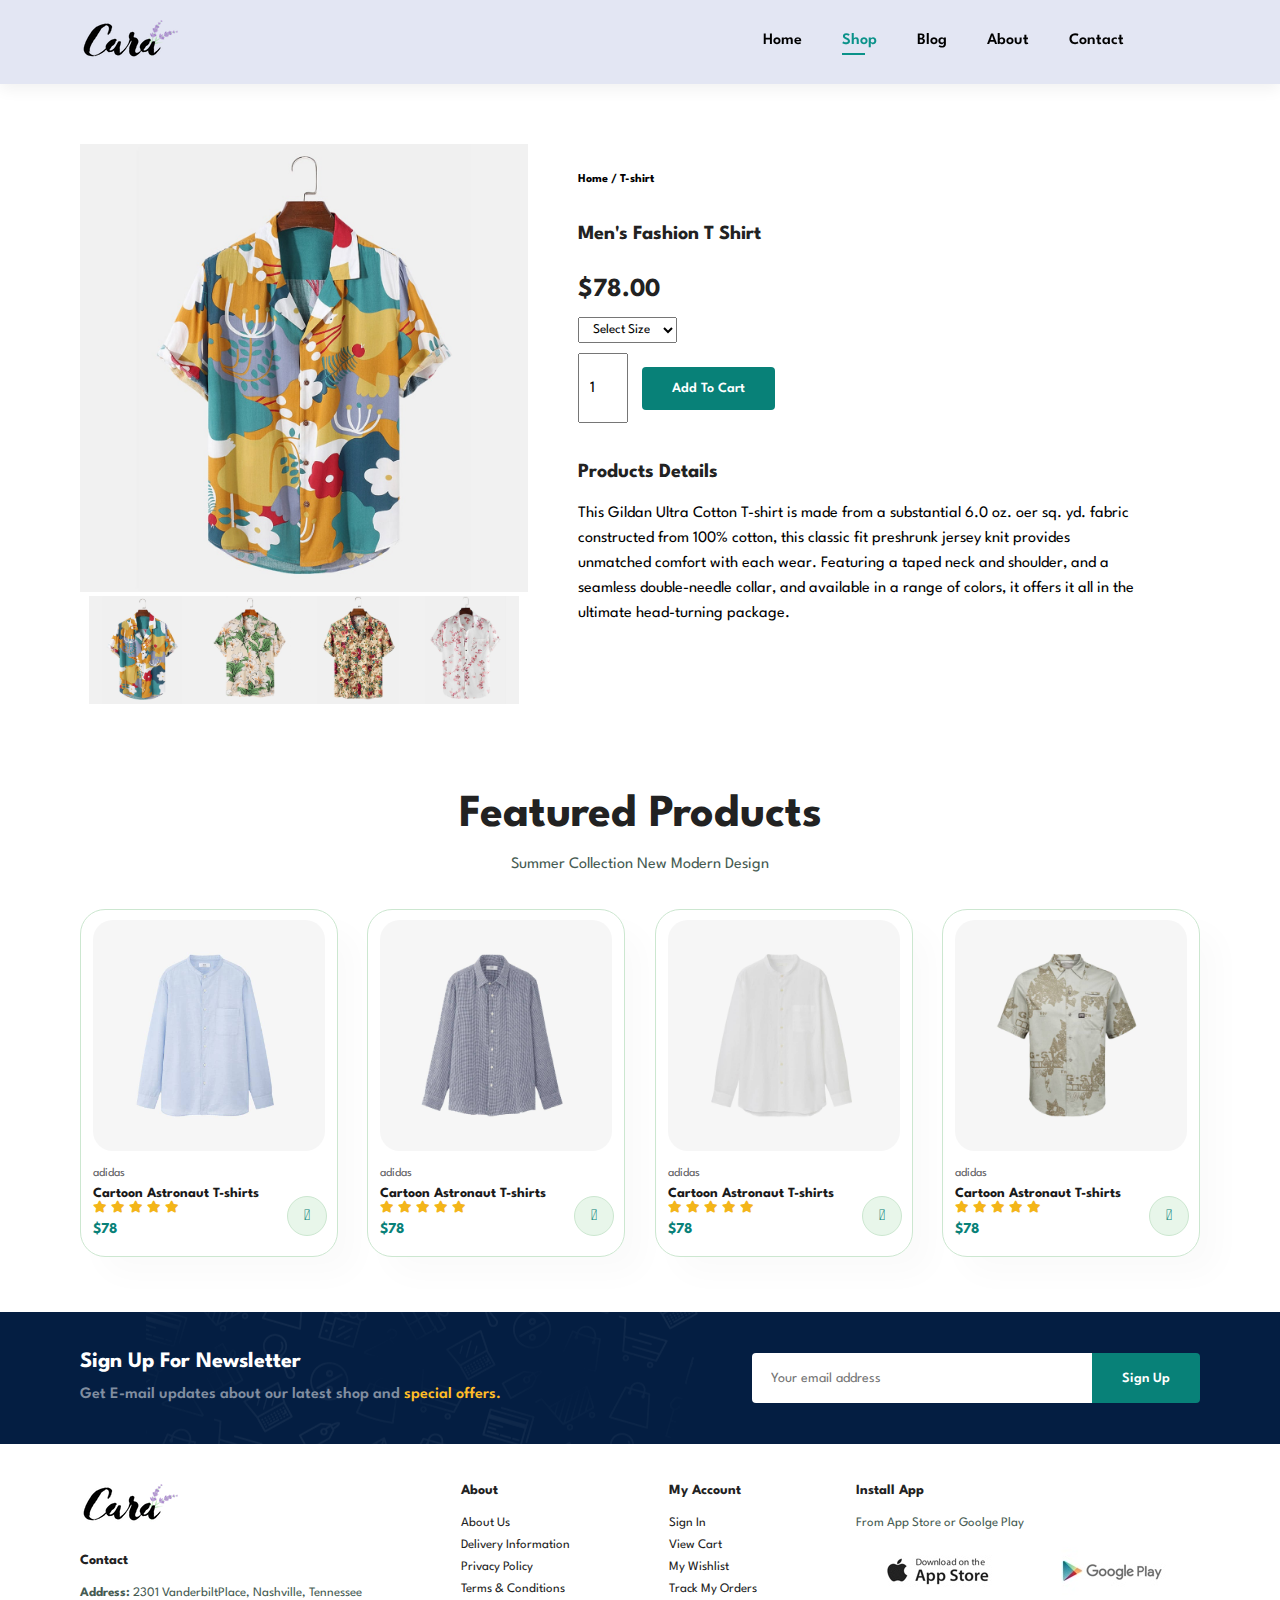
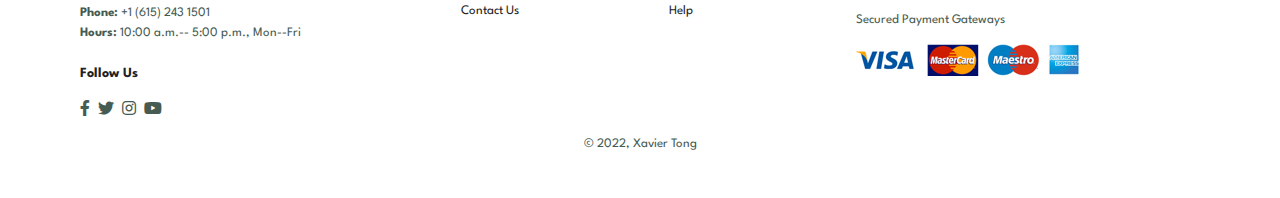
<file: sproduct.html>
<!DOCTYPE html>
<html lang="en">
  <head>
    <meta charset="UTF-8" />
    <meta http-equiv="X-UA-Compatible" content="IE=edge" />
    <meta name="viewport" content="width=device-width, initial-scale=1.0" />
    <title>Ecommerce</title>
    <link
      rel="stylesheet"
      href="https://pro.fontawesome.com/releases/v5.10.0/css/all.css"
    />
    <link rel="stylesheet" href="style.css" />
  </head>

  <body>
    <section id="header">
      <a href="#"><img src="img/logo.png" class="logo" alt="" /></a>
      <div>
        <ul id="navbar">
          <li><a href="index.html">Home</a></li>
          <li><a class="active" href="shop.html">Shop</a></li>
          <li><a href="blog.html">Blog</a></li>
          <li><a href="about.html">About</a></li>
          <li><a href="contact.html">Contact</a></li>
          <li id="lg-bag">
            <a href="cart.html"><i class="far fa-shopping-bag"></i></a>
          </li>
          <a href="#" id="close"><i class="far fa-times"></i></a>
        </ul>
      </div>
      <div id="mobile">
        <a href="cart.html"><i class="far fa-shopping-bag"></i></a>
        <i id="bar" class="fas fa-outdent"></i>
      </div>
    </section>

    <section id="prodetails" class="section-p1">
      <div class="single-pro-image">
        <img src="img/products/f1.jpg" width="100%" id="MainImg" alt="" />
        <div class="small-img-group">
          <div class="small-img-col">
            <img
              src="img/products/f1.jpg"
              width="100%"
              class="small-img"
              alt=""
            />
          </div>
          <div class="small-img-col">
            <img
              src="img/products/f2.jpg"
              width="100%"
              class="small-img"
              alt=""
            />
          </div>
          <div class="small-img-col">
            <img
              src="img/products/f3.jpg"
              width="100%"
              class="small-img"
              alt=""
            />
          </div>
          <div class="small-img-col">
            <img
              src="img/products/f4.jpg"
              width="100%"
              class="small-img"
              alt=""
            />
          </div>
        </div>
      </div>

      <div class="single-pro-details">
        <h6>Home / T-shirt</h6>
        <h4>Men's Fashion T Shirt</h4>
        <h2>$78.00</h2>
        <select>
          <option>Select Size</option>
          <option>XL</option>
          <option>XXL</option>
          <option>Small</option>
          <option>Medium</option>
          <option>Large</option>
        </select>
        <input type="number" value="1" />
        <button class="normal">Add To Cart</button>
        <h4>Products Details</h4>
        <span
          >This Gildan Ultra Cotton T-shirt is made from a substantial 6.0 oz.
          oer sq. yd. fabric constructed from 100% cotton, this classic fit
          preshrunk jersey knit provides unmatched comfort with each wear.
          Featuring a taped neck and shoulder, and a seamless double-needle
          collar, and available in a range of colors, it offers it all in the
          ultimate head-turning package.</span
        >
      </div>
    </section>

    <section id="product1" class="section-p1">
      <h2>Featured Products</h2>
      <p>Summer Collection New Modern Design</p>
      <div class="pro-container">
        <div class="pro">
          <img src="img/products/n1.jpg" alt="" />
          <div class="des">
            <span>adidas</span>
            <h5>Cartoon Astronaut T-shirts</h5>
            <div class="star">
              <i class="fas fa-star"></i>
              <i class="fas fa-star"></i>
              <i class="fas fa-star"></i>
              <i class="fas fa-star"></i>
              <i class="fas fa-star"></i>
            </div>
            <h4>$78</h4>
          </div>
          <a href="#"><i class="fal fa-shopping-cart cart"></i></a>
        </div>
        <div class="pro">
          <img src="img/products/n2.jpg" alt="" />
          <div class="des">
            <span>adidas</span>
            <h5>Cartoon Astronaut T-shirts</h5>
            <div class="star">
              <i class="fas fa-star"></i>
              <i class="fas fa-star"></i>
              <i class="fas fa-star"></i>
              <i class="fas fa-star"></i>
              <i class="fas fa-star"></i>
            </div>
            <h4>$78</h4>
          </div>
          <a href="#"><i class="fal fa-shopping-cart cart"></i></a>
        </div>
        <div class="pro">
          <img src="img/products/n3.jpg" alt="" />
          <div class="des">
            <span>adidas</span>
            <h5>Cartoon Astronaut T-shirts</h5>
            <div class="star">
              <i class="fas fa-star"></i>
              <i class="fas fa-star"></i>
              <i class="fas fa-star"></i>
              <i class="fas fa-star"></i>
              <i class="fas fa-star"></i>
            </div>
            <h4>$78</h4>
          </div>
          <a href="#"><i class="fal fa-shopping-cart cart"></i></a>
        </div>
        <div class="pro">
          <img src="img/products/n4.jpg" alt="" />
          <div class="des">
            <span>adidas</span>
            <h5>Cartoon Astronaut T-shirts</h5>
            <div class="star">
              <i class="fas fa-star"></i>
              <i class="fas fa-star"></i>
              <i class="fas fa-star"></i>
              <i class="fas fa-star"></i>
              <i class="fas fa-star"></i>
            </div>
            <h4>$78</h4>
          </div>
          <a href="#"><i class="fal fa-shopping-cart cart"></i></a>
        </div>
      </div>
    </section>

    <section id="newsletter" class="section-p1 sectoin-m1">
      <div class="newstext">
        <h4>Sign Up For Newsletter</h4>
        <p>
          Get E-mail updates about our latest shop and
          <span>special offers.</span>
        </p>
      </div>
      <div class="form">
        <input type="text" placeholder="Your email address" />
        <button class="normal">Sign Up</button>
      </div>
    </section>

    <footer class="section-p1">
      <div class="col">
        <img class="logo" src="img/logo.png" alt="" />
        <h4>Contact</h4>
        <p>
          <strong>Address: </strong>2301 VanderbiltPlace, Nashville, Tennessee
        </p>
        <p><strong>Phone: </strong>+1 (615) 243 1501</p>
        <p><strong>Hours: </strong>10:00 a.m.-- 5:00 p.m., Mon--Fri</p>
        <div class="follow">
          <h4>Follow Us</h4>
          <div class="icon">
            <i class="fab fa-facebook-f"></i>
            <i class="fab fa-twitter"></i>
            <i class="fab fa-instagram"></i>
            <i class="fab fa-youtube"></i>
          </div>
        </div>
      </div>

      <div class="col">
        <h4>About</h4>
        <a href="#">About Us</a>
        <a href="#">Delivery Information</a>
        <a href="#">Privacy Policy</a>
        <a href="#">Terms & Conditions</a>
        <a href="#">Contact Us</a>
      </div>

      <div class="col">
        <h4>My Account</h4>
        <a href="#">Sign In</a>
        <a href="#">View Cart</a>
        <a href="#">My Wishlist</a>
        <a href="#">Track My Orders</a>
        <a href="#">Help</a>
      </div>

      <div class="col install">
        <h4>Install App</h4>
        <p>From App Store or Goolge Play</p>
        <div class="raw">
          <img src="img/pay/app.jpg" alt="" />
          <img src="img/pay/play.jpg" alt="" />
        </div>
        <p>Secured Payment Gateways</p>
        <img src="img/pay/pay.png" alt="" />
      </div>

      <div class="copyright">
        <p>© 2022, Xavier Tong</p>
      </div>
    </footer>

    <script>
      var MainImg = document.getElementById("MainImg");
      var smallimg = document.getElementsByClassName("small-img");

      smallimg[0].onclick = function () {
        MainImg.src = smallimg[0].src;
      };
      smallimg[1].onclick = function () {
        MainImg.src = smallimg[1].src;
      };
      smallimg[2].onclick = function () {
        MainImg.src = smallimg[2].src;
      };
      smallimg[3].onclick = function () {
        MainImg.src = smallimg[3].src;
      };
    </script>

    <script src="script.js"></script>
  </body>
</html>
</file>
<file: style.css>
@import url("https://fonts.googleapis.com/css2?family=Spartan:wght@100;200;300;400;500;600;700;800;900&display=swap");
* {
  margin: 0;
  padding: 0;
  box-sizing: border-box;
  font-family: "Spartan", sans-serif;
}

h1 {
  font-size: 50px;
  line-height: 64px;
  color: #222;
}

h2 {
  font-size: 46px;
  line-height: 54px;
  color: #222;
}

h4 {
  font-size: 20px;
  color: #222;
}

h6 {
  font-weight: 700;
  font-size: 12px;
}

p {
  font-size: 16px;
  color: #465b52;
  margin: 15px 0 2px 0;
}

.section-p1 {
  padding: 40px 80px;
}

.section-m1 {
  margin: 40px 0;
}

button.normal {
  font-size: 14px;
  font-weight: 600;
  padding: 15px 30px;
  color: black;
  background-color: white;
  border-radius: 4px;
  cursor: pointer;
  border: none;
  outline: none;
  transition: 0.2s;
}

body {
  width: 100%;
}

#header {
  display: flex;
  align-items: center;
  justify-content: space-between;
  padding: 20px 80px;
  background-color: #e3e6f3;
  box-shadow: 0 5px 15px rgba(0, 0, 0, 0.06);
  z-index: 999;
  position: sticky;
  top: 0;
  left: 0;
}

#navbar {
  display: flex;
  align-items: cneter;
  justify-content: center;
}

#navbar li {
  list-style: none;
  padding: 0 20px;
  position: relative;
}

#navbar li a {
  text-decoration: none;
  font-size: 16px;
  font-weight: 600;
  color: black;
  transition: 0.3s ease;
}

#navbar li a:hover,
#navbar li a.active {
  color: #0a9289;
}

#navbar li a.active::after,
#navbar li a:hover::after {
  content: "";
  width: 30%;
  height: 2px;
  background-color: #0a9289;
  position: absolute;
  bottom: -4px;
  left: 20px;
}

#mobile {
  display: none;
  align-items: center;
}

#close {
  display: none;
}

#hero {
  background-image: url("img/hero4.png");
  height: 90vh;
  width: 100%;
  background-size: cover;
  background-position: top 25% right 0;
  padding: 0 80px;
  display: flex;
  flex-direction: column;
  align-items: flex-start;
  justify-content: center;
}

#hero h4 {
  padding-bottom: 15px;
}

#hero h1 {
  color: #0a9289;
}

#hero button {
  background-image: url("img/button.png");
  background-color: transparent;
  color: #0a9289;
  border: 0;
  padding: 14px 80px 14px 65px;
  background-repeat: no-repeat;
  cursor: pointer;
  font-weight: 700;
  font-size: 15px;
}

#feature {
  display: flex;
  align-items: center;
  justify-content: space-between;
  flex-wrap: wrap;
}

#feature .fe-box {
  width: 180px;
  text-align: center;
  padding: 25px 15px;
  box-shadow: 20px 20px 34px rgba(0, 0, 0, 0.03);
  border: 1px solid #cce7d0;
  border-radius: 4px;
  margin: 15px 0;
}

#feature .fe-box:hover {
  box-shadow: 10px 10px 54px rgba(70, 62, 221, 0.1);
}
#feature .fe-box img {
  width: 100%;
  margin-bottom: 10px;
}

#feature .fe-box h6 {
  padding: 9px 8px 6px 8px;
  line-height: 1;
  border-radius: 4px;
  color: #0a9289;
  background-color: #fddde4;
}

#feature .fe-box:nth-child(2) h6 {
  background-color: greenyellow;
}
#feature .fe-box:nth-child(3) h6 {
  background-color: rgb(47, 203, 255);
}
#feature .fe-box:nth-child(4) h6 {
  background-color: #cdd4f8;
}
#feature .fe-box:nth-child(5) h6 {
  background-color: #f6dbf6;
}
#feature .fe-box:nth-child(6) h6 {
  background-color: #fff2e5;
}

#product1 {
  text-align: center;
}

#product1 .pro-container {
  display: flex;
  justify-content: space-between;
  padding-top: 20px;
  flex-wrap: wrap;
}

#product1 .pro {
  width: 23%;
  min-width: 250px;
  padding: 10px 12px;
  border: 1px solid #cce7d0;
  border-radius: 25px;
  cursor: pointer;
  box-shadow: 20px 20px 30px rgba(0, 0, 0, 0.02);
  margin: 15px 0;
  transition: 0.2s ease;
  position: relative;
}

#product1 .pro:hover {
  box-shadow: 20px 20px 30px rgba(0, 0, 0, 0.6);
}

#product1 .pro img {
  width: 100%;
  border-radius: 20px;
}

#product1 .pro .des {
  text-align: start;
  padding: 10px 0;
}

#product1 .pro .des span {
  color: #606063;
  font-size: 12px;
}

#product1 .pro .des h5 {
  padding-top: 7px;
  color: #1a1a1a;
  font-size: 14px;
}

#product1 .pro .des i {
  font-size: 12px;
  color: rgb(243, 181, 25);
}

#product1 .pro .des h4 {
  padding-top: 7px;
  font-size: 15px;
  font-weight: 700;
  color: #088178;
}

#product1 .pro .cart {
  width: 40px;
  height: 40px;
  line-height: 40px;
  border-radius: 50px;
  background-color: #e8f6ea;
  font-weight: 500;
  color: #088178;
  border: 1px solid #cce7d0;
  position: absolute;
  bottom: 20px;
  right: 10px;
}

#banner {
  display: flex;
  flex-direction: column;
  justify-content: center;
  text-align: center;
  align-items: center;
  background-image: url(img/banner/b2.jpg);
  width: 100%;
  height: 40vh;
  background-size: cover;
  background-position: center;
}

#banner h4 {
  color: white;
  font-size: 16px;
}

#banner h2 {
  color: white;
  font-size: 30px;
  padding: 10px 0;
}

#banner span {
  color: red;
}

#banner button:hover {
  background-color: #088178;
  color: white;
}

#sm-banner {
  display: flex;
  justify-content: space-between;
  flex-wrap: wrap;
}

#sm-banner .banner-box {
  display: flex;
  flex-direction: column;
  justify-content: center;
  align-items: flex-start;
  background-image: url("img/banner/b17.jpg");
  min-width: 810px;
  height: 50vh;
  background-size: cover;
  background-position: center;
  padding: 30px;
}

#sm-banner .banner-box2 {
  background-image: url("img/banner/b10.jpg");
}

#sm-banner h4 {
  color: white;
  font-size: 20px;
  font-weight: 300;
}

#sm-banner h2 {
  color: white;
  font-size: 28px;
  font-weight: 800;
}

#sm-banner span {
  color: white;
  font-size: 14px;
  font-weight: 500;
  padding-bottom: 15px;
}

button.white {
  font-size: 13px;
  font-weight: 600;
  padding: 11px 18px;
  color: white;
  background-color: transparent;
  cursor: pointer;
  border: 1px solid white;
  outline: none;
  transition: 0.2s;
}

#sm-banner .banner-box:hover button {
  background-color: #088178;
  border: 1px solid #088178;
}

#banner3 {
  display: flex;
  justify-content: space-between;
  flex-wrap: wrap;
  padding: 0 80px;
}

#banner3 .banner-box {
  display: flex;
  flex-direction: column;
  justify-content: center;
  align-items: flex-start;
  background-image: url("img/banner/b7.jpg");
  min-width: 30%;
  height: 30vh;
  background-size: cover;
  background-position: center;
  padding: 20px;
  margin-bottom: 20px;
}

#banner3 .banner-box2 {
  background-image: url("img/banner/b4.jpg");
}
#banner3 .banner-box3 {
  background-image: url("img/banner/b18.jpg");
}

#banner3 h2 {
  color: white;
  font-weight: 900;
  font-size: 22px;
}
#banner3 h3 {
  color: #ec5441;
  font-weight: 800;
  font-size: 15px;
}

#newsletter {
  display: flex;
  justify-content: space-between;
  flex-wrap: wrap;
  align-items: center;
  background-image: url("img/banner/b14.png");
  background-repeat: no-repeat;
  background-position: 20% 30%;
  background-color: #041e42;
}

#newsletter h4 {
  font-size: 22px;
  font-weight: 700;
  color: white;
}
#newsletter p {
  font: size 14px;
  font-weight: 600;
  color: #818ea0;
}

#newsletter p span {
  color: #ffbd27;
}

#newsletter .form {
  display: flex;
  width: 40%;
}

#newsletter input {
  height: 3.125rem;
  padding: 0 1.25em;
  font-size: 14px;
  width: 100%;
  border: 1px solid transparent;
  border-radius: 4px;
  outline: none;
  border-top-right-radius: 0;
  border-bottom-right-radius: 0;
}

#newsletter button {
  background-color: #088178;
  color: white;
  white-space: nowrap;
  border-top-left-radius: 0;
  border-bottom-left-radius: 0;
}

footer {
  display: flex;
  flex-wrap: wrap;
  justify-content: space-between;
}

footer .col {
  display: flex;
  flex-direction: column;
  align-items: flex-start;
  margin-bottom: 20px;
}

footer .logo {
  margin-bottom: 30px;
}

footer h4 {
  font-size: 14px;
  padding-bottom: 20px;
}
footer p {
  font-size: 13px;
  margin: 0 0 8px 0;
}

footer a {
  font-size: 13px;
  text-decoration: none;
  color: #222;
  margin-bottom: 10px;
}

footer .follow {
  margin-top: 20px;
}
footer .follow i {
  color: #465b52;
  padding-right: 4px;
  cursor: pointer;
}

footer .install .row img {
  border: 1px solid #088178;
  border-radius: 6px;
}

footer .install img {
  margin: 10px 0 15px 0;
}

footer .follow i:hover,
footer a:hover {
  color: #088178;
}

footer .copyright {
  width: 100%;
  text-align: center;
}

@media (max-width: 799px) {
  .section-p1 {
    padding: 40px 40px;
  }
  #navbar {
    display: flex;
    flex-direction: column;
    align-items: flex-start;
    justify-content: flex-start;
    position: fixed;
    top: 0;
    right: -300px;
    height: 100vh;
    width: 300px;
    background-color: #e3e6f3;
    box-shadow: 0 40px 60px rgba(0, 0, 0, 0.1);
    padding: 80px 0 0 10px;
    transition: 0.3s;
  }

  #navbar.active {
    right: 0px;
  }

  #navbar li {
    margin-bottom: 25px;
  }

  #mobile {
    display: flex;
    align-items: center;
  }

  #mobile i {
    color: #1a1a1a;
    font-size: 24px;
    padding-left: 20px;
  }

  #close {
    display: initial;
    position: absolute;
    top: 30px;
    left: 30px;
    color: black;
    font-size: 24px;
  }

  #lg-bag {
    display: none;
  }

  #hero {
    height: 70vh;
    padding: 0 80px;
    background-position: top 30% right 30%;
  }

  #feature {
    justify-content: center;
  }

  #feature .fe-box {
    margin: 15px 15px;
  }

  #product1 .pro-container {
    justify-content: center;
  }

  #product1 .pro {
    margin: 15px;
  }

  #banner {
    height: 20vh;
  }

  #sm-banner .banner-box {
    min-width: 100%;
    height: 30vh;
  }

  #banner3 {
    padding: 0 40px;
  }

  #banner3 .banner-box {
    width: 28%;
  }

  #newsletter .form {
    width: 70%;
  }
}

@media (max-width: 477px) {
  .section-p1 {
    padding: 20px;
  }
  #header {
    padding: 10px 30px;
  }

  h2 {
    font-size: 32px;
  }

  h1 {
    font-size: 38px;
  }

  #hero {
    padding: 0 20px;
    background-position: 55%;
  }

  #feature {
    justify-content: space-between;
  }

  #feature .fe-box {
    width: 155px;
    margin: 0 0 15px 0;
  }

  #product1 .pro {
    width: 100%;
  }

  #banner {
    height: 40vh;
  }

  #sm-banner .banner-box {
    height: 40vh;
  }

  #sm-banner .banner-box2 {
    margin-top: 20px;
  }

  #banner3 {
    padding: 0 20px;
  }

  #banner3 .banner-box {
    width: 100%;
  }

  #newsletter {
    padding: 40px 20px;
  }

  #newsletter .form {
    width: 100%;
  }

  footer .copyright {
    text-align: start;
  }
}

#page-header {
  background-image: url(img/banner/b1.jpg);
  width: 100%;
  height: 40vh;
  background-size: cover;
  display: flex;
  justify-content: center;
  text-align: center;
  flex-direction: column;
  padding: 14px;
}

#page-header h2,
#page-header p {
  color: white;
}

#pagination {
  text-align: center;
}

#pagination a {
  text-decoration: none;
  background-color: #088178;
  padding: 15px 20px;
  border-radius: 4px;
  color: white;
  font-weight: 600;
}

#pagination a i {
  font-size: 16px;
  font-weight: 600;
}

#prodetails {
  display: flex;
  margin-top: 20px;
}

#prodetails .single-pro-image {
  width: 40%;
  margin-right: 50px;
}

.small-img-group {
  display: flex;
  justify-content: center;
}

.small-img-col {
  flex-basis: 24%;
  cursor: pointer;
}

#prodetails .single-pro-details {
  width: 50%;
  padding-top: 30px;
}

#prodetails .single-pro-details h4 {
  padding: 40px 0 20px 0;
}
#prodetails .single-pro-details h2 {
  font-size: 26px;
}
#prodetails .single-pro-details select {
  display: block;
  padding: 5px 10px;
  margin-bottom: 10px;
}
#prodetails .single-pro-details input {
  width: 50px;
  height: 70px;
  padding-left: 10px;
  font-size: 16px;
  margin-right: 10px;
}
#prodetails .single-pro-details input:focus {
  outline: none;
}
#prodetails .single-pro-details button {
  background-color: #088178;
  color: white;
}
#prodetails .single-pro-details span {
  line-height: 25px;
}

#page-header.blog-header {
  background-image: url("img/banner/b19.jpg");
}

#blog {
  padding: 150px 150px 0 150px;
}

#blog .blog-box {
  display: flex;
  align-items: center;
  width: 100%;
  position: relative;
  padding-bottom: 90px;
}

#blog .block-img {
  width: 50%;
  margin-right: 40px;
}

#blog img {
  width: 100%;
  height: 300px;
  object-fit: cover;
}

#blog .blog-details {
  width: 60%;
}

#blog .blog-details a {
  text-decoration: none;
  font-size: 11px;
  color: black;
  font-weight: 700;
  position: relative;
  transition: 0.3s;
}

#blog .blog-details a::after {
  content: "";
  width: 50px;
  height: 1px;
  background-color: black;
  position: absolute;
  top: 4px;
  right: -60px;
}

#blog .blog-details a:hover {
  color: #088178;
}

#blog .blog-details a:hover::after {
  background: #088178;
}

#blog .blog-box h1 {
  position: absolute;
  top: -40px;
  left: 0;
  font-size: 70px;
  font-weight: 700;
  color: #c9cbce;
  z-index: -9;
}

#page-header.about-header {
  background-image: url("img/about/banner.png");
}
#about-head {
  display: flex;
  align-items: center;
}
#about-head img {
  width: 50%;
  height: auto;
}

#about-head div {
  padding-left: 40px;
}

#about-app {
  text-align: center;
}

#about-app .video {
  width: 70%;
  height: 100%;
  margin: 30px auto 0 auto;
}

#about-app .video video {
  width: 100%;
  height: 100%;
  border-radius: 20px;
}

#contact-details {
  display: flex;
  align-items: center;
  justify-content: space-between;
}

#contact-details .details {
  width: 40%;
}
#contact-details .details span,
#form-details form span {
  font-size: 12px;
}

#contact-details .details h2,
#form-details form h2 {
  font-size: 26px;
  line-height: 35px;
  padding: 20px 0;
}
#contact-details .details h3 {
  font-size: 16px;
  padding-bottom: 15px;
}

#contact-details .details li {
  list-style: none;
  display: flex;
  padding: 10px 0;
}
#contact-details .details li i {
  font-size: 14px;
  padding-right: 22px;
}

#contact-details .details li {
  margin: 0;
  font-size: 14px;
}

#contact-details .map {
  width: 55%;
  height: 400px;
}
#contact-details .map iframe {
  width: 100%;
  height: 100%;
}

#form-details {
  display: flex;
  justify-content: space-between;
  margin: 30px;
  padding: 80px;
  border: 1px solid #e1e1e1;
}

#form-details form {
  width: 65%;
  display: flex;
  flex-direction: column;
  align-items: flex-start;
}

#form-details form input,
#form-details form textarea {
  width: 100%;
  padding: 12px 15px;
  outline: none;
  margin-bottom: 20px;
  border: 1px solid #e1e1e1;
}

#form-details form button {
  background-color: #088178;
  color: white;
}

#form-details .people div {
  padding-bottom: 25px;
  display: flex;
  align-items: flex-start;
}

#form-details .people div img {
  width: 65px;
  height: 65px;
  object-fit: cover;
  margin-right: 15px;
}

#form-details .people div p {
  margin: 0;
  font-size: 13px;
  line-height: 25px;
}

#form-details .people div p span {
  display: block;
  font-size: 16px;
  font-weight: 600;
  color: black;
}
</file>
